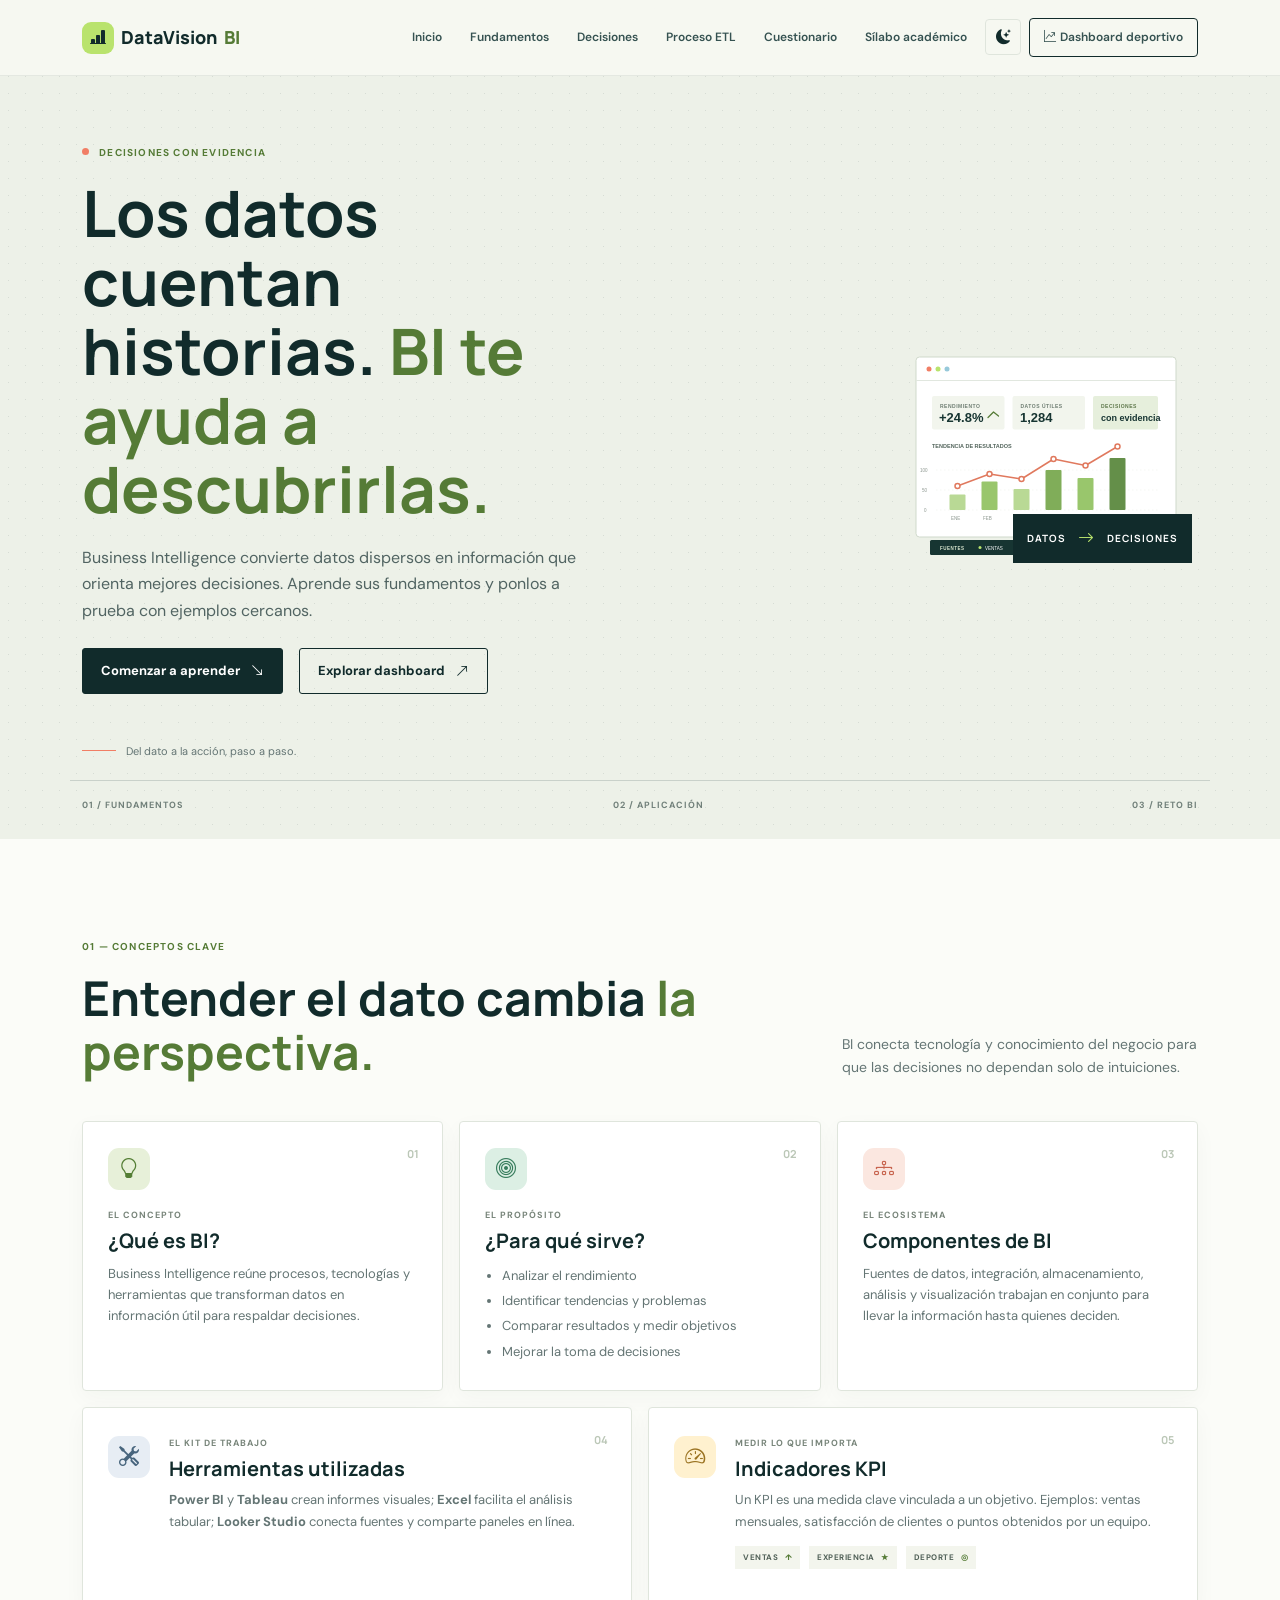
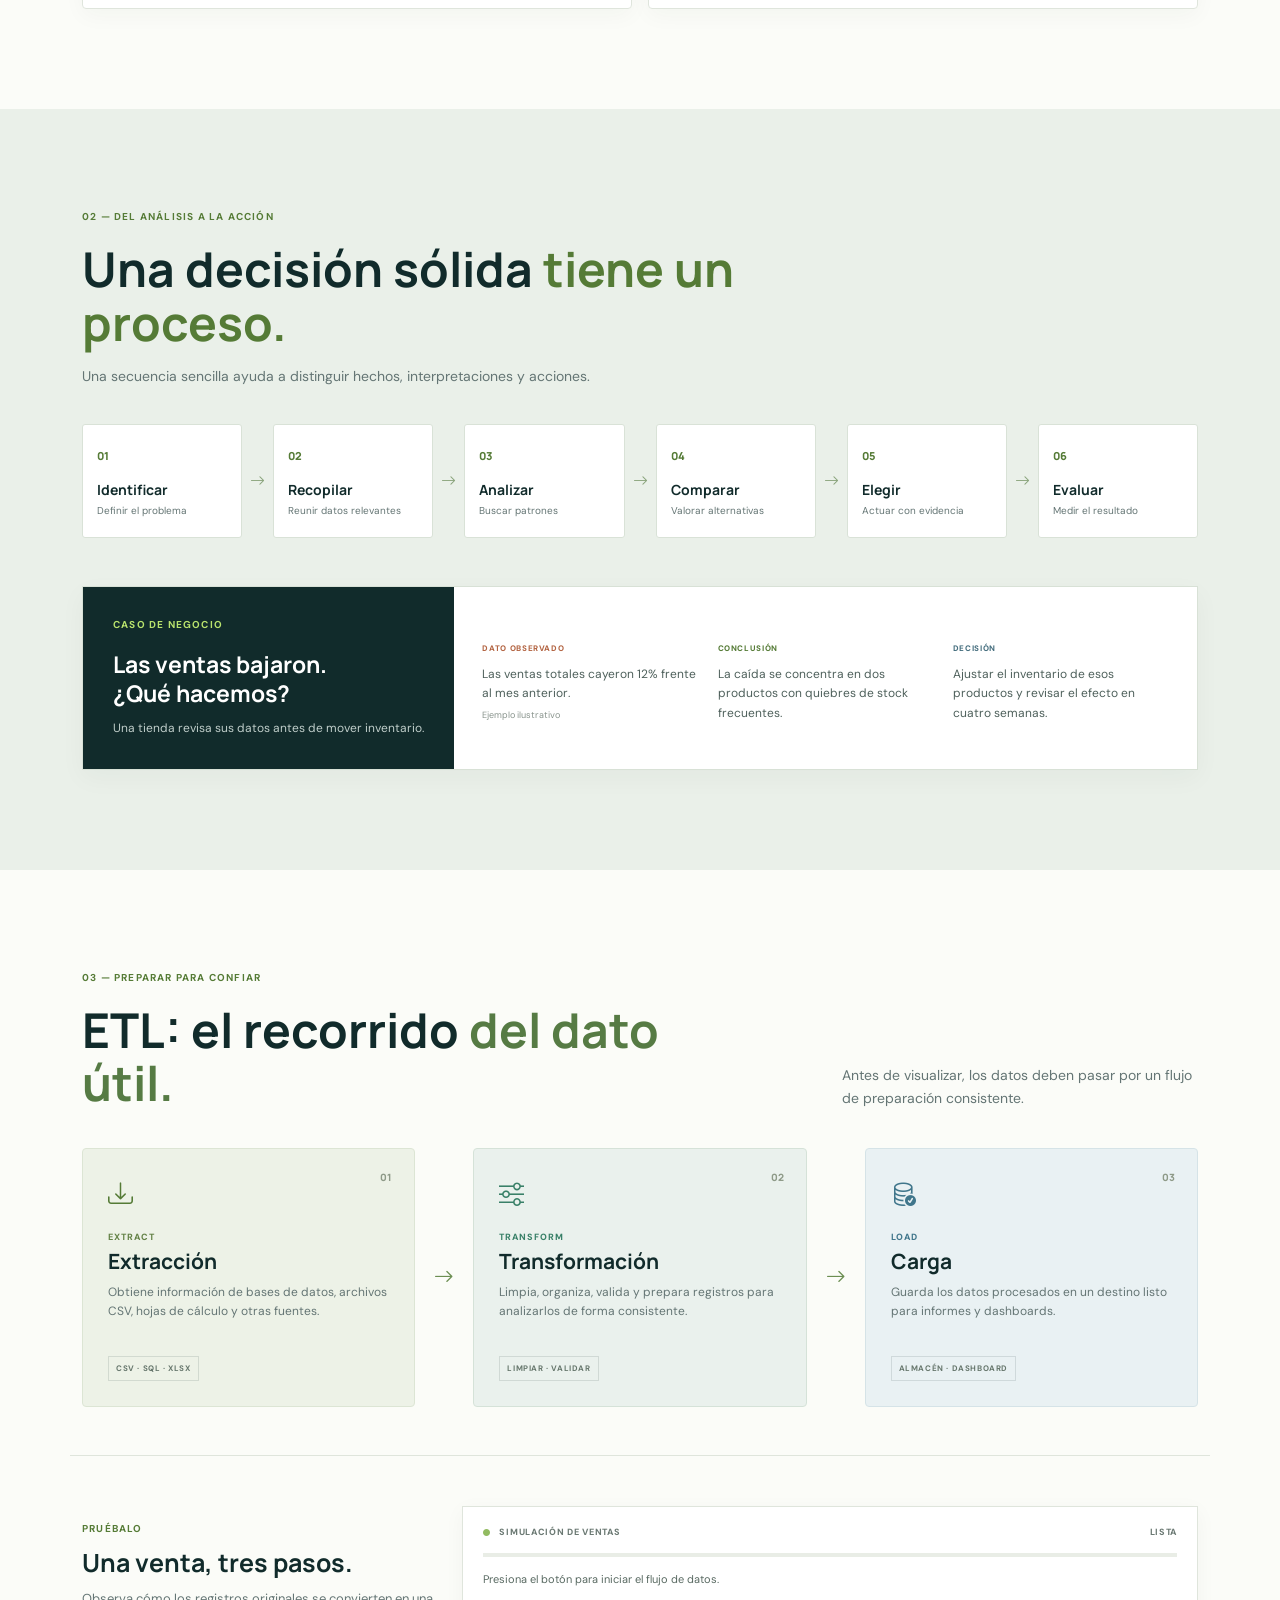
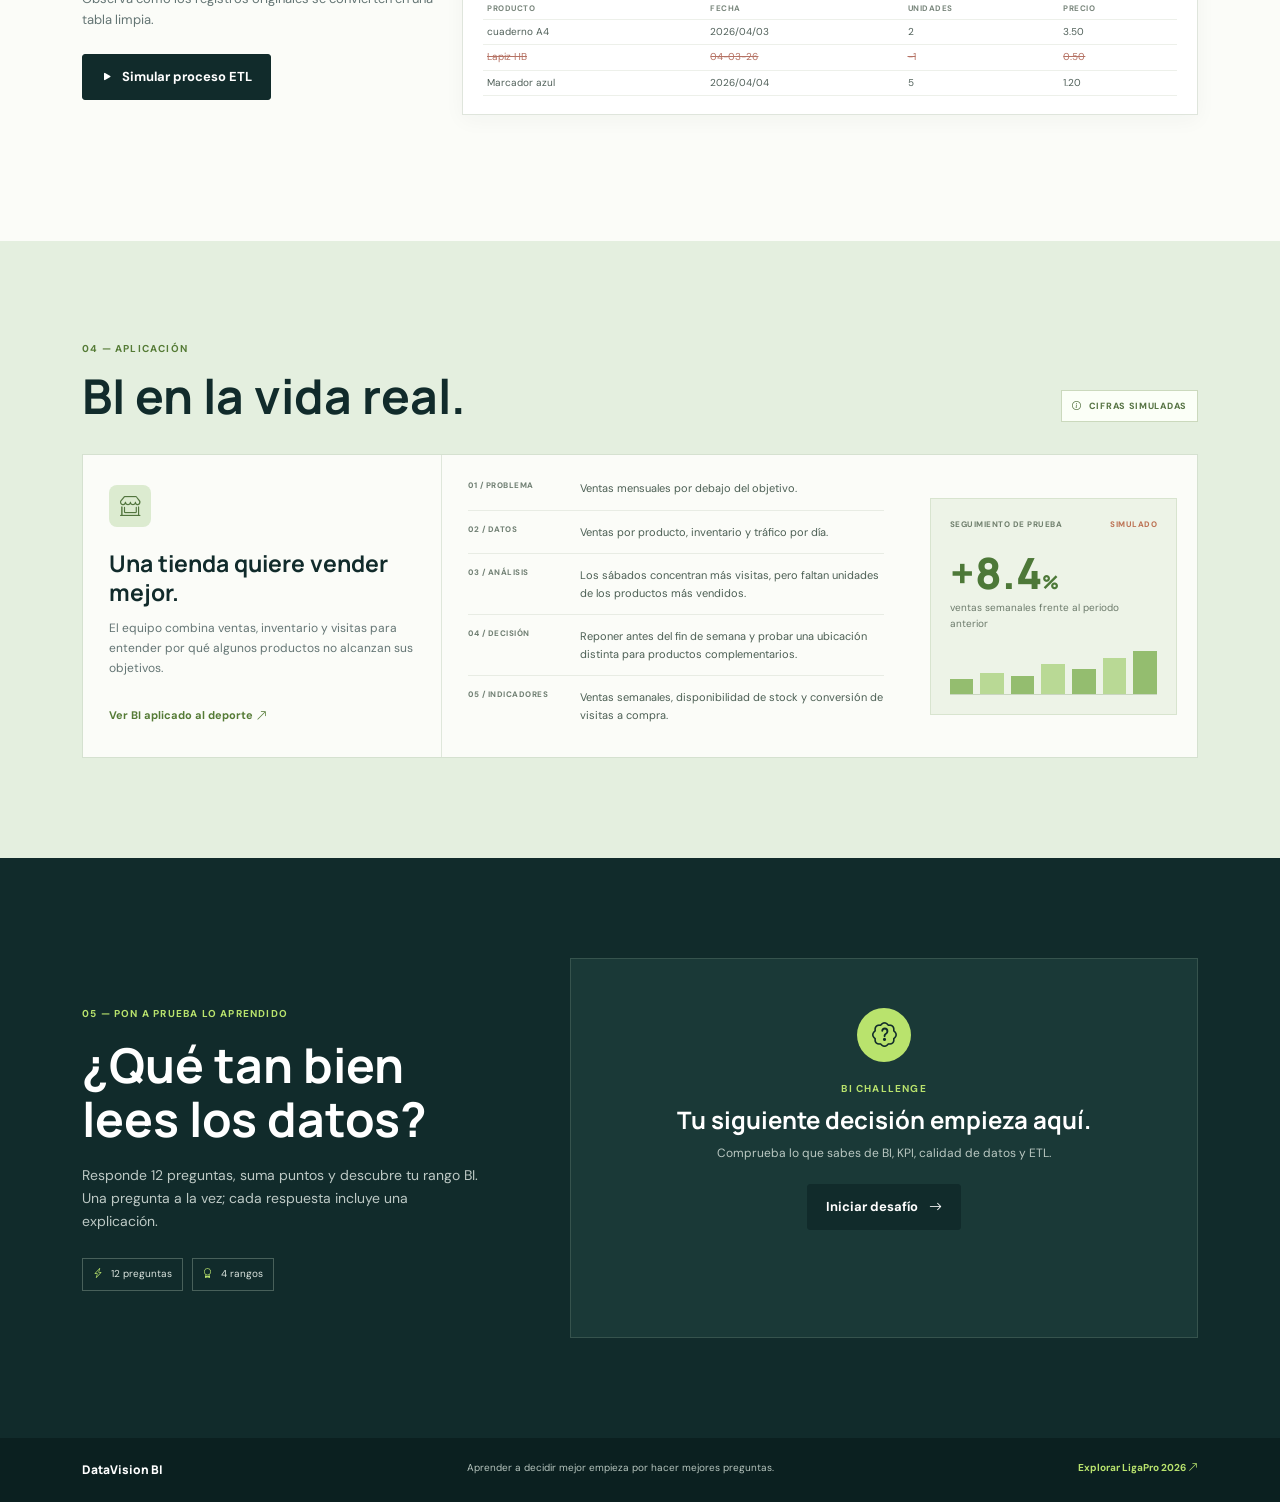
<file: index.html>
<!doctype html>
<html lang="es">
<head>
  <meta charset="utf-8">
  <meta name="viewport" content="width=device-width, initial-scale=1">
  <meta name="description" content="Aprende fundamentos de Business Intelligence con ejemplos prácticos y un reto interactivo.">
  <title>DataVision BI | Aprende a leer los datos</title>
  <link rel="preconnect" href="https://cdn.jsdelivr.net">
  <link href="https://cdn.jsdelivr.net/npm/bootstrap@5.3.3/dist/css/bootstrap.min.css" rel="stylesheet">
  <link href="https://cdn.jsdelivr.net/npm/bootstrap-icons@1.11.3/font/bootstrap-icons.min.css" rel="stylesheet">
  <link href="css/styles.css" rel="stylesheet">
</head>
<body>
  <nav class="navbar navbar-expand-lg fixed-top site-nav" aria-label="Navegación principal">
    <div class="container">
      <a class="navbar-brand brand-mark" href="#inicio"><span class="brand-icon"><i class="bi bi-bar-chart-line-fill"></i></span>DataVision <span>BI</span></a>
      <button class="navbar-toggler" type="button" data-bs-toggle="collapse" data-bs-target="#mainNav" aria-controls="mainNav" aria-expanded="false" aria-label="Abrir menú"><span class="navbar-toggler-icon"></span></button>
      <div class="collapse navbar-collapse" id="mainNav">
        <ul class="navbar-nav ms-auto align-items-lg-center gap-lg-2">
          <li class="nav-item"><a class="nav-link" href="#inicio">Inicio</a></li>
          <li class="nav-item"><a class="nav-link" href="#fundamentos">Fundamentos</a></li>
          <li class="nav-item"><a class="nav-link" href="#decisiones">Decisiones</a></li>
          <li class="nav-item"><a class="nav-link" href="#etl">Proceso ETL</a></li>
          <li class="nav-item"><a class="nav-link" href="#challenge">Cuestionario</a></li>
          <li class="nav-item"><a class="nav-link" href="silabo.html">Sílabo académico</a></li>
          <li class="nav-item"><button class="theme-toggle nav-link" id="theme-toggle" type="button" aria-label="Cambiar a tema oscuro" title="Cambiar a tema oscuro" aria-pressed="false"><i class="bi bi-moon-stars-fill" aria-hidden="true"></i></button></li>
          <li class="nav-item"><a class="nav-link nav-dashboard" href="dashboard.html"><i class="bi bi-graph-up-arrow me-1"></i>Dashboard deportivo</a></li>
        </ul>
      </div>
    </div>
  </nav>

  <main>
    <section class="hero-section" id="inicio">
      <div class="container hero-grid">
        <div class="hero-copy">
          <p class="eyebrow"><span class="eyebrow-dot"></span> DECISIONES CON EVIDENCIA</p>
          <h1>Los datos cuentan historias. <em>BI te ayuda a descubrirlas.</em></h1>
          <p class="hero-lede">Business Intelligence convierte datos dispersos en información que orienta mejores decisiones. Aprende sus fundamentos y ponlos a prueba con ejemplos cercanos.</p>
          <div class="d-flex flex-wrap gap-3 mt-4">
            <a class="btn btn-ink btn-lg" href="#fundamentos">Comenzar a aprender <i class="bi bi-arrow-down-right ms-2"></i></a>
            <a class="btn btn-outline-ink btn-lg" href="dashboard.html">Explorar dashboard <i class="bi bi-arrow-up-right ms-2"></i></a>
          </div>
          <div class="hero-footnote"><span class="hero-footnote-line"></span> Del dato a la acción, paso a paso.</div>
        </div>
        <div class="hero-visual" aria-label="Ilustración de análisis de datos con indicadores y gráfico de tendencia" role="img">
          <img src="img/hero-data.svg" alt="Gráfico de barras y línea ascendente acompañados de indicadores de rendimiento">
          <div class="hero-stamp"><span>DATOS</span><i class="bi bi-arrow-right"></i><span>DECISIONES</span></div>
        </div>
      </div>
      <div class="hero-bottom container"><span>01 / FUNDAMENTOS</span><span>02 / APLICACIÓN</span><span>03 / RETO BI</span></div>
    </section>

    <section class="section-pad fundamentals-section" id="fundamentos">
      <div class="container">
        <div class="section-heading row align-items-end gy-3">
          <div class="col-lg-7"><p class="eyebrow">01 — CONCEPTOS CLAVE</p><h2>Entender el dato cambia <span>la perspectiva.</span></h2></div>
          <p class="col-lg-4 offset-lg-1 section-intro">BI conecta tecnología y conocimiento del negocio para que las decisiones no dependan solo de intuiciones.</p>
        </div>
        <div class="row g-3 fundamentals-grid">
          <article class="col-md-6 col-lg-4"><div class="learning-card card-tall"><span class="card-icon"><i class="bi bi-lightbulb"></i></span><p class="card-kicker">EL CONCEPTO</p><h3>¿Qué es BI?</h3><p>Business Intelligence reúne procesos, tecnologías y herramientas que transforman datos en información útil para respaldar decisiones.</p><span class="card-index">01</span></div></article>
          <article class="col-md-6 col-lg-4"><div class="learning-card"><span class="card-icon icon-green"><i class="bi bi-bullseye"></i></span><p class="card-kicker">EL PROPÓSITO</p><h3>¿Para qué sirve?</h3><ul class="compact-list"><li>Analizar el rendimiento</li><li>Identificar tendencias y problemas</li><li>Comparar resultados y medir objetivos</li><li>Mejorar la toma de decisiones</li></ul><span class="card-index">02</span></div></article>
          <article class="col-md-6 col-lg-4"><div class="learning-card"><span class="card-icon icon-coral"><i class="bi bi-diagram-3"></i></span><p class="card-kicker">EL ECOSISTEMA</p><h3>Componentes de BI</h3><p>Fuentes de datos, integración, almacenamiento, análisis y visualización trabajan en conjunto para llevar la información hasta quienes deciden.</p><span class="card-index">03</span></div></article>
          <article class="col-md-6 col-lg-6"><div class="learning-card learning-card-wide"><span class="card-icon icon-lilac"><i class="bi bi-tools"></i></span><div><p class="card-kicker">EL KIT DE TRABAJO</p><h3>Herramientas utilizadas</h3><p><strong>Power BI</strong> y <strong>Tableau</strong> crean informes visuales; <strong>Excel</strong> facilita el análisis tabular; <strong>Looker Studio</strong> conecta fuentes y comparte paneles en línea.</p></div><span class="card-index">04</span></div></article>
          <article class="col-md-6 col-lg-6"><div class="learning-card learning-card-wide kpi-card"><span class="card-icon icon-yellow"><i class="bi bi-speedometer2"></i></span><div><p class="card-kicker">MEDIR LO QUE IMPORTA</p><h3>Indicadores KPI</h3><p>Un KPI es una medida clave vinculada a un objetivo. Ejemplos: ventas mensuales, satisfacción de clientes o puntos obtenidos por un equipo.</p><div class="kpi-examples"><span>VENTAS <b>↑</b></span><span>EXPERIENCIA <b>★</b></span><span>DEPORTE <b>◎</b></span></div></div><span class="card-index">05</span></div></article>
        </div>
      </div>
    </section>

    <section class="section-pad decision-section" id="decisiones">
      <div class="container">
        <div class="section-heading"><p class="eyebrow">02 — DEL ANÁLISIS A LA ACCIÓN</p><h2>Una decisión sólida <span>tiene un proceso.</span></h2><p class="section-intro mt-3">Una secuencia sencilla ayuda a distinguir hechos, interpretaciones y acciones.</p></div>
        <div class="decision-steps" aria-label="Seis etapas para tomar una decisión informada">
          <div class="decision-step"><span>01</span><h3>Identificar</h3><p>Definir el problema</p></div><div class="step-connector"><i class="bi bi-arrow-right"></i></div>
          <div class="decision-step"><span>02</span><h3>Recopilar</h3><p>Reunir datos relevantes</p></div><div class="step-connector"><i class="bi bi-arrow-right"></i></div>
          <div class="decision-step"><span>03</span><h3>Analizar</h3><p>Buscar patrones</p></div><div class="step-connector"><i class="bi bi-arrow-right"></i></div>
          <div class="decision-step"><span>04</span><h3>Comparar</h3><p>Valorar alternativas</p></div><div class="step-connector"><i class="bi bi-arrow-right"></i></div>
          <div class="decision-step"><span>05</span><h3>Elegir</h3><p>Actuar con evidencia</p></div><div class="step-connector"><i class="bi bi-arrow-right"></i></div>
          <div class="decision-step"><span>06</span><h3>Evaluar</h3><p>Medir el resultado</p></div>
        </div>
        <div class="example-panel row g-0">
          <div class="col-lg-4 example-title"><p class="eyebrow">CASO DE NEGOCIO</p><h3>Las ventas bajaron.<br>¿Qué hacemos?</h3><p>Una tienda revisa sus datos antes de mover inventario.</p></div>
          <div class="col-lg-8 example-details">
            <div><span class="evidence-label label-observed">DATO OBSERVADO</span><p>Las ventas totales cayeron 12% frente al mes anterior. <small>Ejemplo ilustrativo</small></p></div>
            <div><span class="evidence-label label-insight">CONCLUSIÓN</span><p>La caída se concentra en dos productos con quiebres de stock frecuentes.</p></div>
            <div><span class="evidence-label label-action">DECISIÓN</span><p>Ajustar el inventario de esos productos y revisar el efecto en cuatro semanas.</p></div>
          </div>
        </div>
      </div>
    </section>

    <section class="section-pad etl-section" id="etl">
      <div class="container">
        <div class="section-heading row align-items-end gy-3"><div class="col-lg-7"><p class="eyebrow">03 — PREPARAR PARA CONFIAR</p><h2>ETL: el recorrido <span>del dato útil.</span></h2></div><p class="col-lg-4 offset-lg-1 section-intro">Antes de visualizar, los datos deben pasar por un flujo de preparación consistente.</p></div>
        <div class="etl-flow">
          <article class="etl-block"><span class="etl-number">01</span><i class="bi bi-download etl-icon"></i><p class="etl-word">EXTRACT</p><h3>Extracción</h3><p>Obtiene información de bases de datos, archivos CSV, hojas de cálculo y otras fuentes.</p><div class="etl-source">CSV · SQL · XLSX</div></article>
          <div class="etl-arrow"><i class="bi bi-arrow-right"></i></div>
          <article class="etl-block etl-transform"><span class="etl-number">02</span><i class="bi bi-sliders etl-icon"></i><p class="etl-word">TRANSFORM</p><h3>Transformación</h3><p>Limpia, organiza, valida y prepara registros para analizarlos de forma consistente.</p><div class="etl-source">LIMPIAR · VALIDAR</div></article>
          <div class="etl-arrow"><i class="bi bi-arrow-right"></i></div>
          <article class="etl-block etl-load"><span class="etl-number">03</span><i class="bi bi-database-check etl-icon"></i><p class="etl-word">LOAD</p><h3>Carga</h3><p>Guarda los datos procesados en un destino listo para informes y dashboards.</p><div class="etl-source">ALMACÉN · DASHBOARD</div></article>
        </div>
        <div class="etl-demo row align-items-center g-4">
          <div class="col-lg-4"><p class="eyebrow">PRUÉBALO</p><h3>Una venta, tres pasos.</h3><p class="mb-0">Observa cómo los registros originales se convierten en una tabla limpia.</p><button class="btn btn-ink mt-4" id="run-etl"><i class="bi bi-play-fill me-2"></i>Simular proceso ETL</button></div>
          <div class="col-lg-8"><div class="etl-console" aria-live="polite"><div class="console-top"><span><i class="bi bi-circle-fill"></i> SIMULACIÓN DE VENTAS</span><span id="etl-state">LISTA</span></div><div class="progress etl-progress" role="progressbar" aria-label="Progreso del proceso ETL" aria-valuenow="0" aria-valuemin="0" aria-valuemax="100"><div class="progress-bar" id="etl-progress"></div></div><div class="etl-message" id="etl-message">Presiona el botón para iniciar el flujo de datos.</div><div class="table-responsive"><table class="table table-sm etl-table mb-0"><thead><tr><th>Producto</th><th>Fecha</th><th>Unidades</th><th>Precio</th></tr></thead><tbody id="etl-rows"><tr><td> cuaderno A4 </td><td>2026/04/03</td><td>2</td><td>3.50</td></tr><tr class="raw-invalid"><td>Lapiz HB</td><td>04-03-26</td><td>-1</td><td>0.50</td></tr><tr><td>Marcador azul</td><td>2026/04/04</td><td>5</td><td>1.20</td></tr></tbody></table></div></div></div>
        </div>
      </div>
    </section>

    <section class="section-pad real-life-section" id="caso">
      <div class="container">
        <div class="real-life-header"><div><p class="eyebrow">04 — APLICACIÓN</p><h2>BI en la vida real.</h2></div><span class="simulation-tag"><i class="bi bi-info-circle"></i> CIFRAS SIMULADAS</span></div>
        <div class="real-life-grid">
          <div class="real-life-lead"><span class="store-mark"><i class="bi bi-shop-window"></i></span><h3>Una tienda quiere vender mejor.</h3><p>El equipo combina ventas, inventario y visitas para entender por qué algunos productos no alcanzan sus objetivos.</p><a href="dashboard.html" class="text-link">Ver BI aplicado al deporte <i class="bi bi-arrow-up-right"></i></a></div>
          <div class="real-life-facts"><div><span>01 / PROBLEMA</span><p>Ventas mensuales por debajo del objetivo.</p></div><div><span>02 / DATOS</span><p>Ventas por producto, inventario y tráfico por día.</p></div><div><span>03 / ANÁLISIS</span><p>Los sábados concentran más visitas, pero faltan unidades de los productos más vendidos.</p></div><div><span>04 / DECISIÓN</span><p>Reponer antes del fin de semana y probar una ubicación distinta para productos complementarios.</p></div><div><span>05 / INDICADORES</span><p>Ventas semanales, disponibilidad de stock y conversión de visitas a compra.</p></div></div>
          <div class="metric-illustration"><div class="metric-caption">SEGUIMIENTO DE PRUEBA <span>SIMULADO</span></div><div class="metric-value">+8.4<small>%</small></div><p>ventas semanales frente al periodo anterior</p><div class="metric-bars" aria-hidden="true"><i style="--bar:34%"></i><i style="--bar:48%"></i><i style="--bar:42%"></i><i style="--bar:68%"></i><i style="--bar:58%"></i><i style="--bar:82%"></i><i style="--bar:100%"></i></div></div>
        </div>
      </div>
    </section>

    <section class="section-pad quiz-section" id="challenge">
      <div class="container quiz-layout">
        <div class="quiz-intro"><p class="eyebrow">05 — PON A PRUEBA LO APRENDIDO</p><h2>¿Qué tan bien lees los datos?</h2><p>Responde 12 preguntas, suma puntos y descubre tu rango BI. Una pregunta a la vez; cada respuesta incluye una explicación.</p><div class="quiz-badges"><span><i class="bi bi-lightning-charge"></i> 12 preguntas</span><span><i class="bi bi-award"></i> 4 rangos</span></div></div>
        <div class="quiz-box" id="quiz-box" aria-live="polite">
          <div class="quiz-start" id="quiz-start"><div class="quiz-emblem"><i class="bi bi-patch-question"></i></div><p class="eyebrow">BI CHALLENGE</p><h3>Tu siguiente decisión empieza aquí.</h3><p>Comprueba lo que sabes de BI, KPI, calidad de datos y ETL.</p><button class="btn btn-ink" id="start-quiz">Iniciar desafío <i class="bi bi-arrow-right ms-2"></i></button></div>
          <div class="quiz-game d-none" id="quiz-game"><div class="quiz-meta"><span id="quiz-counter">PREGUNTA 1 / 12</span><span id="quiz-score">0 PUNTOS</span></div><div class="progress quiz-progress"><div class="progress-bar" id="quiz-progress"></div></div><h3 id="quiz-question"></h3><div class="quiz-options" id="quiz-options"></div><div class="quiz-feedback d-none" id="quiz-feedback" aria-live="polite"></div><button class="btn btn-ink d-none" id="next-question">Siguiente pregunta <i class="bi bi-arrow-right ms-2"></i></button></div>
          <div class="quiz-result d-none" id="quiz-result" aria-live="polite"></div>
        </div>
      </div>
    </section>
  </main>

  <footer class="site-footer"><div class="container d-flex flex-column flex-md-row justify-content-between gap-2"><a class="footer-brand" href="#inicio">DataVision BI</a><span>Aprender a decidir mejor empieza por hacer mejores preguntas.</span><a href="dashboard.html">Explorar LigaPro 2026 <i class="bi bi-arrow-up-right"></i></a></div></footer>
  <script src="https://cdn.jsdelivr.net/npm/bootstrap@5.3.3/dist/js/bootstrap.bundle.min.js"></script>
  <script src="js/main.js"></script>
  <script src="js/quiz.js"></script>
</body>
</html>
</file>
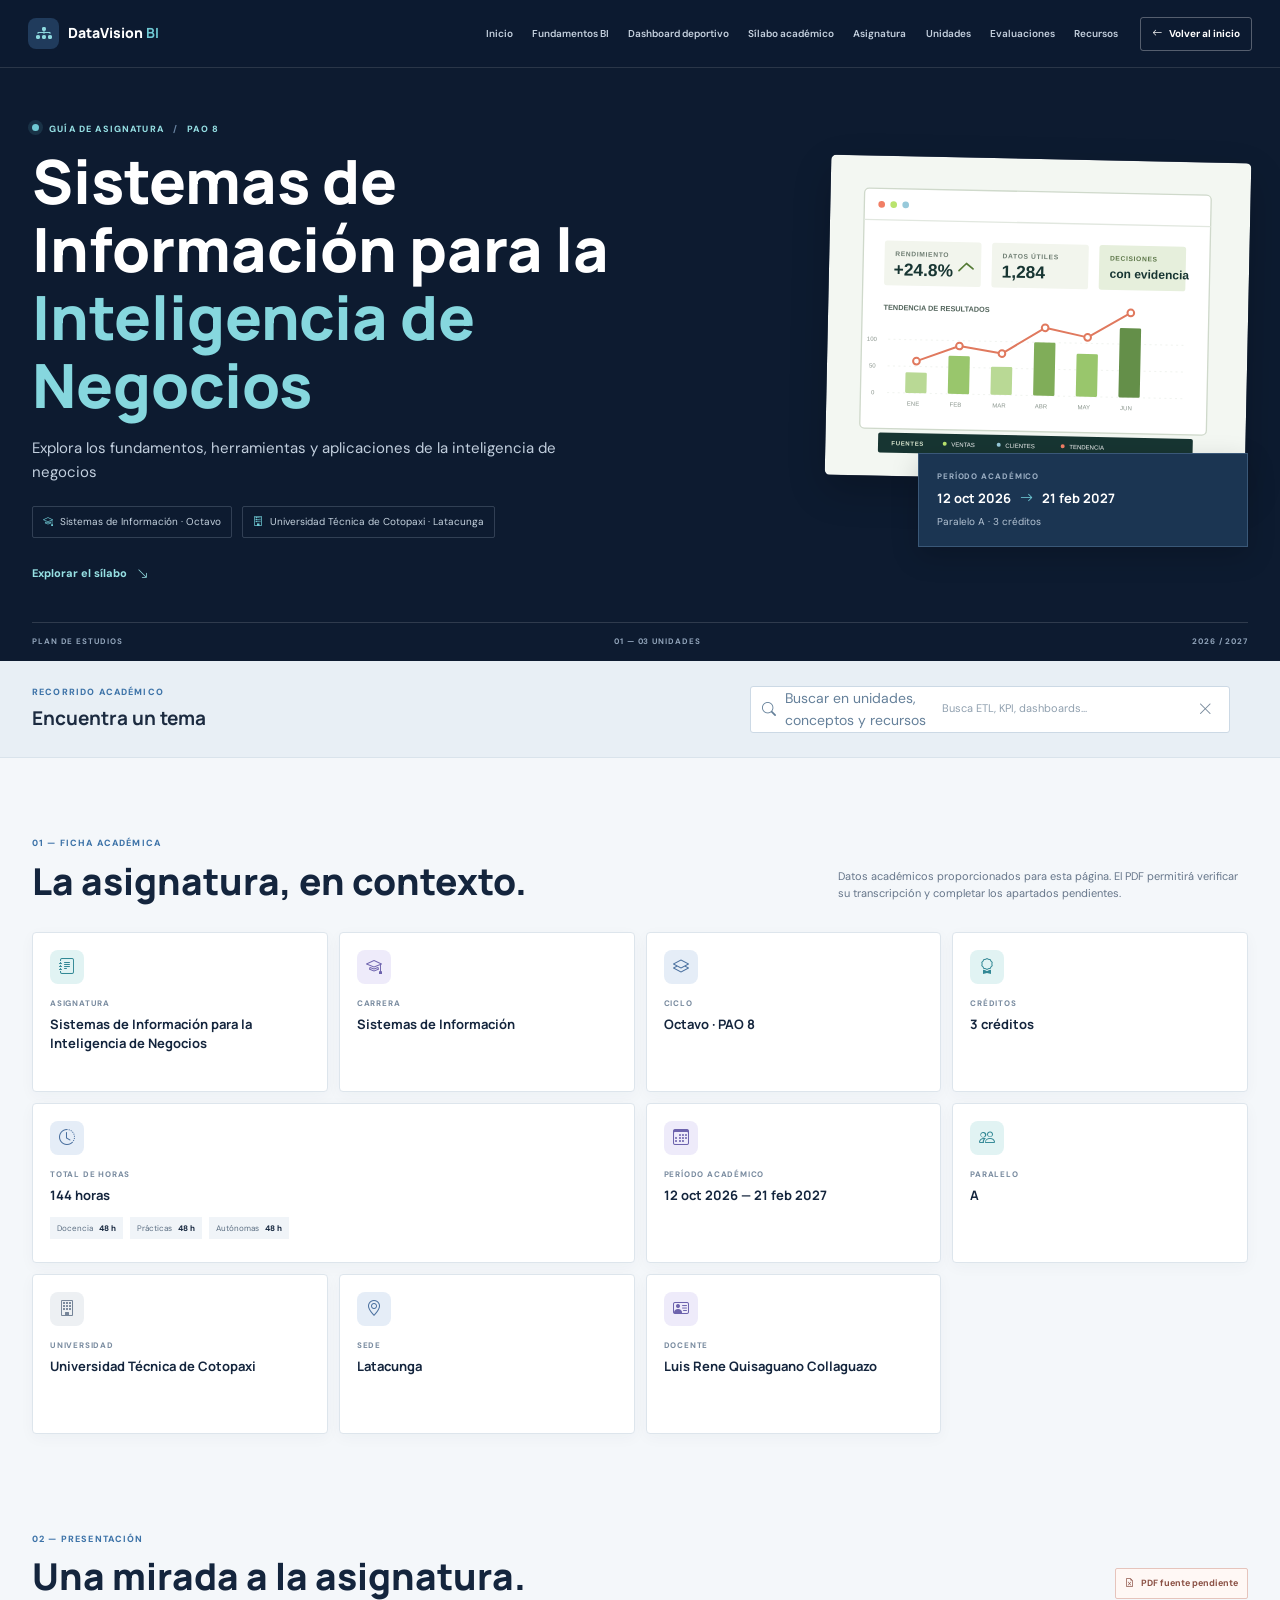
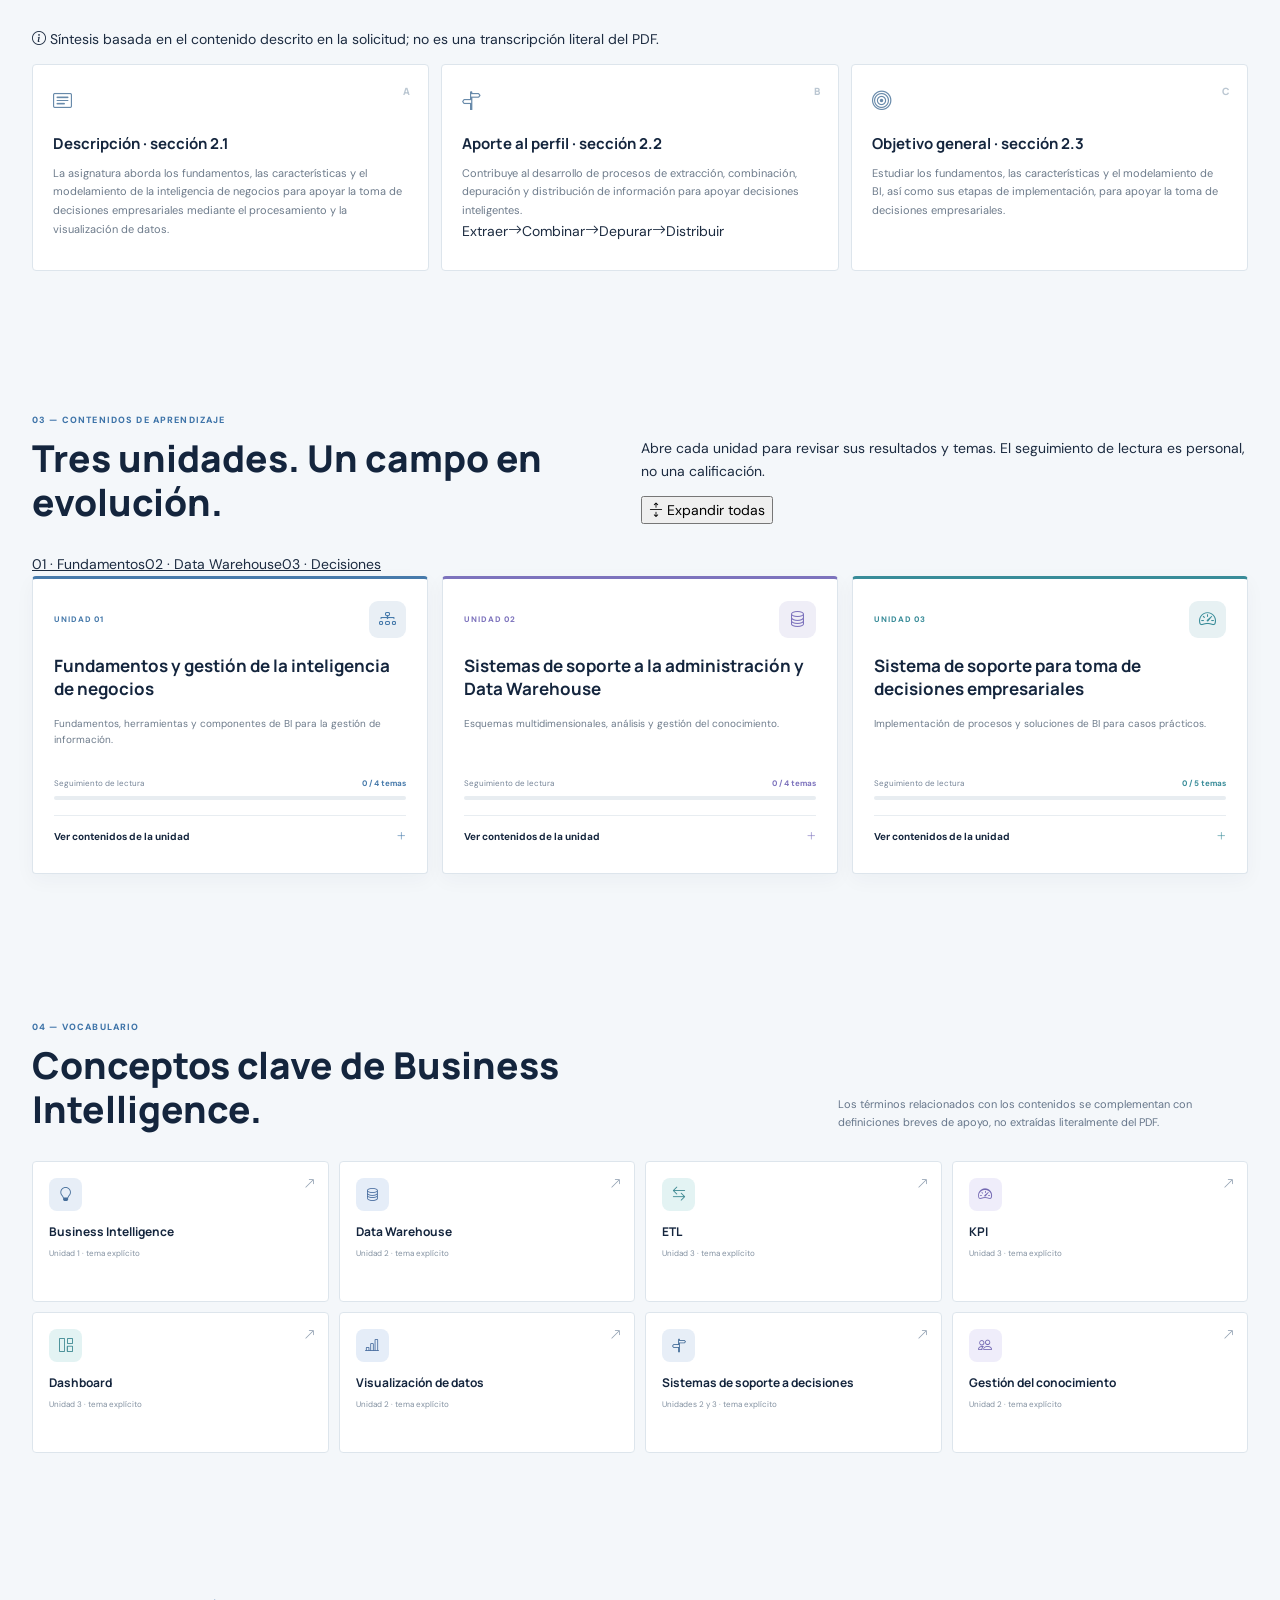
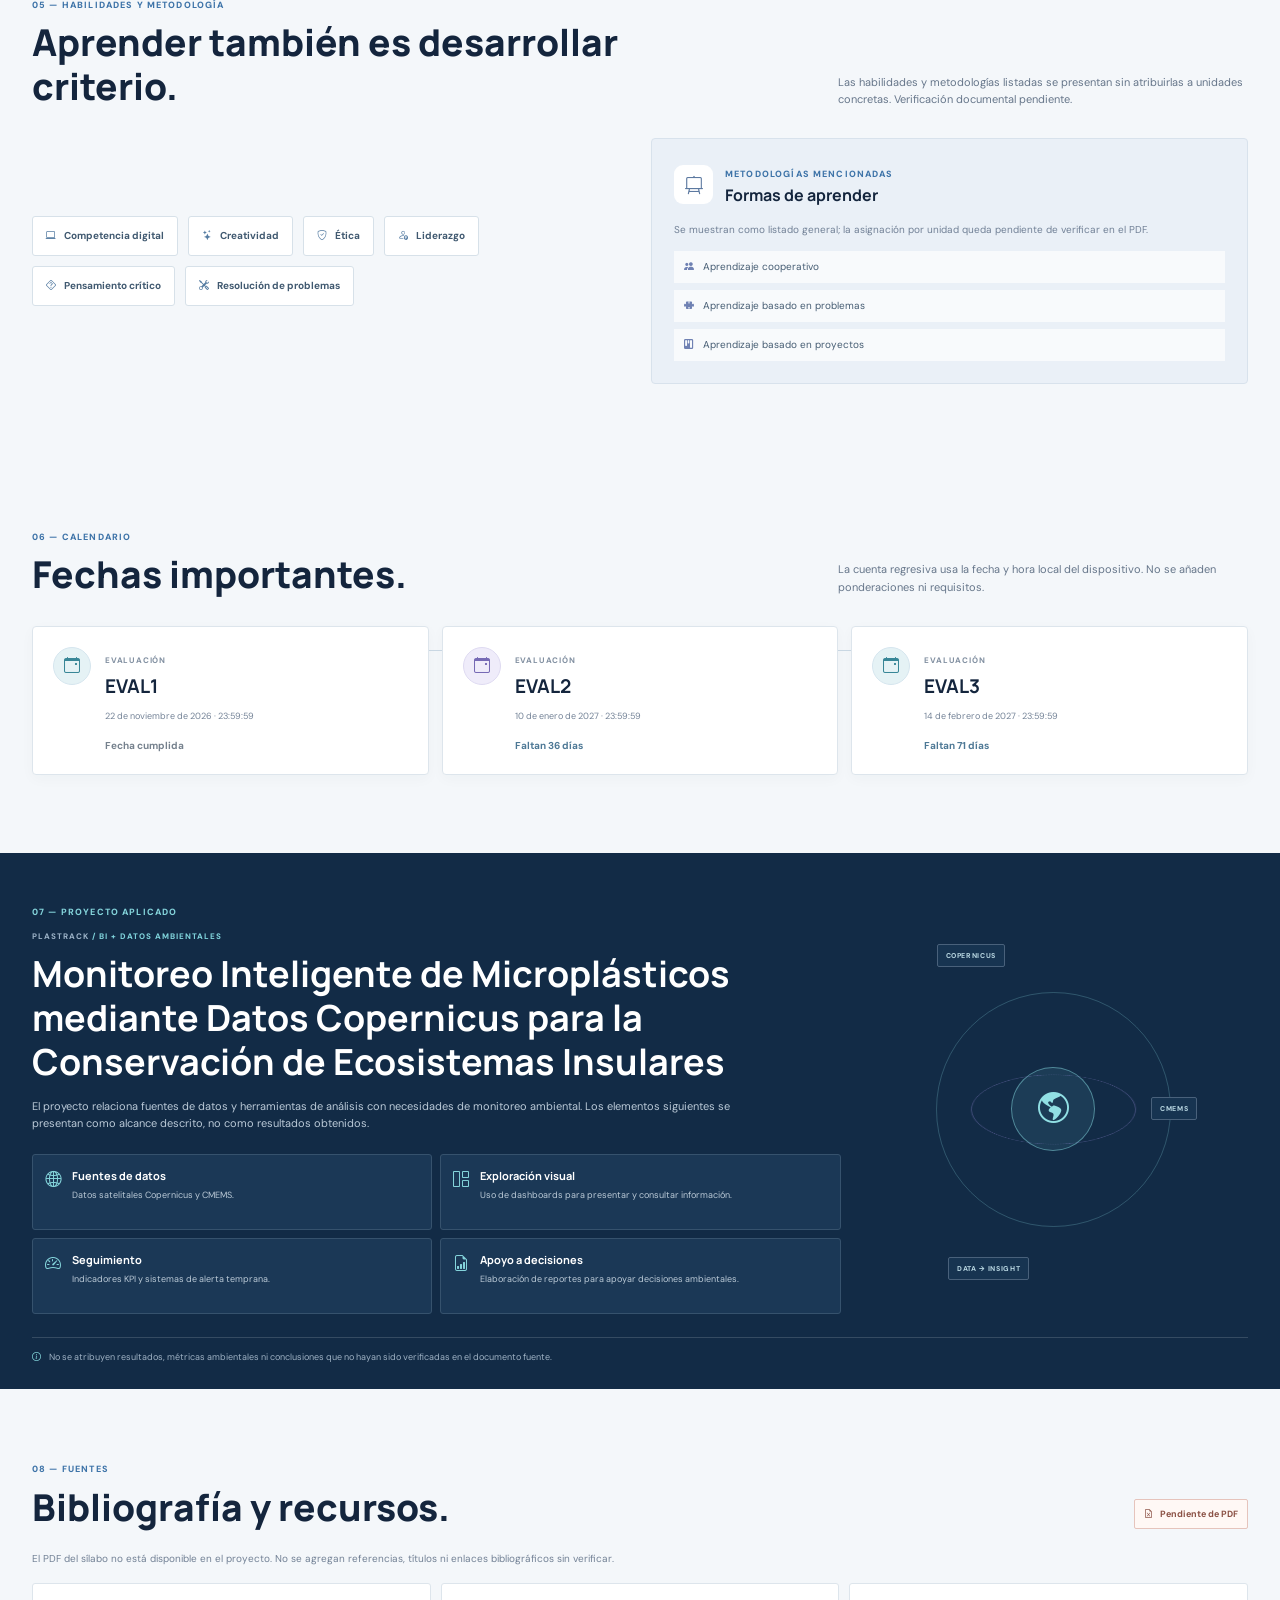
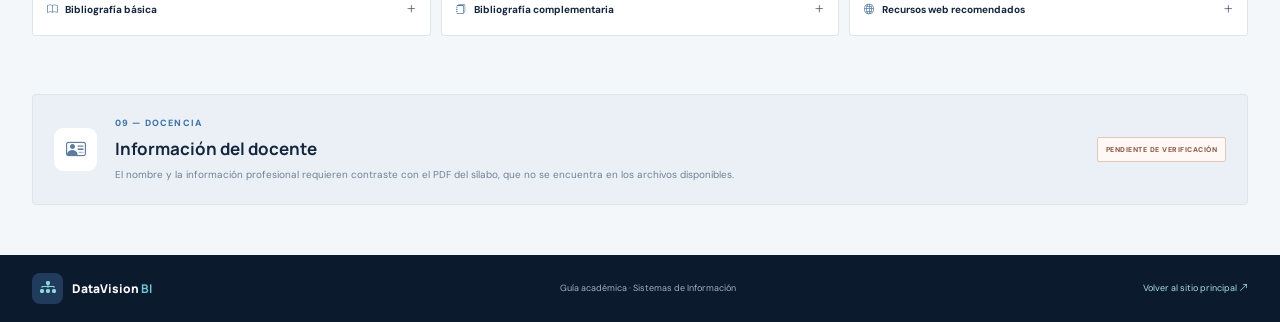
<file: silabo.html>
<!doctype html>
<html lang="es">
<head>
  <meta charset="utf-8">
  <meta name="viewport" content="width=device-width, initial-scale=1">
  <meta name="description" content="Explora el sílabo de Sistemas de Información para la Inteligencia de Negocios: unidades, conceptos y evaluaciones.">
  <title>Sílabo | Sistemas de Información para la Inteligencia de Negocios</title>
  <link rel="preconnect" href="https://cdn.jsdelivr.net">
  <link rel="preconnect" href="https://fonts.googleapis.com">
  <link rel="preconnect" href="https://fonts.gstatic.com" crossorigin>
  <link href="https://fonts.googleapis.com/css2?family=DM+Sans:wght@400;500;600;700&family=Manrope:wght@400;500;600;700;800&display=swap" rel="stylesheet">
  <link href="https://cdn.jsdelivr.net/npm/bootstrap-icons@1.11.3/font/bootstrap-icons.min.css" rel="stylesheet">
  <link href="css/silabo.css" rel="stylesheet">
</head>
<body>
  <a class="skip-link" href="#contenido">Saltar al contenido</a>
  <header class="syllabus-header" id="arriba">
    <nav class="syllabus-nav" aria-label="Navegación del sílabo">
      <a class="syllabus-brand" href="index.html" aria-label="DataVision BI, volver al inicio"><span class="brand-symbol"><i class="bi bi-diagram-3-fill"></i></span><span>DataVision <b>BI</b></span></a>
      <button class="menu-toggle" id="menu-toggle" type="button" aria-expanded="false" aria-controls="nav-links" aria-label="Abrir navegación"><i class="bi bi-list" aria-hidden="true"></i></button>
      <div class="nav-links" id="nav-links">
        <a href="index.html">Inicio</a><a href="index.html#fundamentos">Fundamentos BI</a><a href="dashboard.html">Dashboard deportivo</a><a href="#datos" aria-current="location">Sílabo académico</a><a href="#presentacion">Asignatura</a><a href="#unidades">Unidades</a><a href="#evaluaciones">Evaluaciones</a><a href="#recursos">Recursos</a>
      </div>
      <a class="back-home" href="index.html"><i class="bi bi-arrow-left" aria-hidden="true"></i><span>Volver al inicio</span></a>
    </nav>
    <section class="syllabus-hero">
      <div class="hero-copy">
        <p class="overline"><span class="status-dot"></span> GUÍA DE ASIGNATURA <span class="overline-divider">/</span> PAO 8</p>
        <h1>Sistemas de Información para la <em>Inteligencia de Negocios</em></h1>
        <p class="hero-subtitle">Explora los fundamentos, herramientas y aplicaciones de la inteligencia de negocios</p>
        <div class="hero-meta"><span><i class="bi bi-mortarboard" aria-hidden="true"></i> Sistemas de Información · Octavo</span><span><i class="bi bi-building" aria-hidden="true"></i> Universidad Técnica de Cotopaxi · Latacunga</span></div>
        <a class="hero-link" href="#datos">Explorar el sílabo <i class="bi bi-arrow-down-right" aria-hidden="true"></i></a>
      </div>
      <aside class="hero-side" aria-label="Resumen del período académico">
        <div class="hero-art"><img src="img/hero-data.svg" alt="Ilustración de indicadores, gráficos y análisis de datos"></div>
        <div class="hero-period"><span>PERÍODO ACADÉMICO</span><strong>12 oct 2026 <i class="bi bi-arrow-right" aria-hidden="true"></i> 21 feb 2027</strong><small>Paralelo A · 3 créditos</small></div>
      </aside>
    </section>
    <div class="hero-ruler" aria-hidden="true"><span>PLAN DE ESTUDIOS</span><span>01 — 03 UNIDADES</span><span>2026 / 2027</span></div>
  </header>

  <main id="contenido">
    <section class="search-band" aria-label="Buscar en el sílabo">
      <div class="search-inner"><div><p class="overline">RECORRIDO ACADÉMICO</p><h2>Encuentra un tema</h2></div><label class="search-box"><i class="bi bi-search" aria-hidden="true"></i><span class="visually-hidden">Buscar en unidades, conceptos y recursos</span><input id="syllabus-search" type="search" placeholder="Busca ETL, KPI, dashboards..." autocomplete="off"><button id="clear-search" class="clear-search" type="button" aria-label="Limpiar búsqueda" title="Limpiar búsqueda"><i class="bi bi-x-lg" aria-hidden="true"></i></button></label><p class="search-count" id="search-count" aria-live="polite"></p></div>
      <p class="search-empty" id="search-empty" hidden>No se encontraron contenidos con esa búsqueda. Prueba con otro término.</p>
    </section>

    <section class="content-section academic-section" id="datos">
      <div class="section-heading"><div><p class="overline">01 — FICHA ACADÉMICA</p><h2>La asignatura, en contexto.</h2></div><p>Datos académicos proporcionados para esta página. El PDF permitirá verificar su transcripción y completar los apartados pendientes.</p></div>
      <div class="academic-grid">
        <article class="academic-card searchable"><span class="academic-icon icon-cyan"><i class="bi bi-journal-text" aria-hidden="true"></i></span><span class="academic-label">ASIGNATURA</span><strong>Sistemas de Información para la Inteligencia de Negocios</strong></article>
        <article class="academic-card searchable"><span class="academic-icon icon-violet"><i class="bi bi-mortarboard" aria-hidden="true"></i></span><span class="academic-label">CARRERA</span><strong>Sistemas de Información</strong></article>
        <article class="academic-card searchable"><span class="academic-icon icon-blue"><i class="bi bi-layers" aria-hidden="true"></i></span><span class="academic-label">CICLO</span><strong>Octavo · PAO 8</strong></article>
        <article class="academic-card searchable"><span class="academic-icon icon-cyan"><i class="bi bi-award" aria-hidden="true"></i></span><span class="academic-label">CRÉDITOS</span><strong>3 créditos</strong></article>
        <article class="academic-card hours-card searchable"><span class="academic-icon icon-blue"><i class="bi bi-clock-history" aria-hidden="true"></i></span><span class="academic-label">TOTAL DE HORAS</span><strong>144 horas</strong><div class="hour-breakdown"><span>Docencia <b>48 h</b></span><span>Prácticas <b>48 h</b></span><span>Autónomas <b>48 h</b></span></div></article>
        <article class="academic-card searchable"><span class="academic-icon icon-violet"><i class="bi bi-calendar3" aria-hidden="true"></i></span><span class="academic-label">PERÍODO ACADÉMICO</span><strong>12 oct 2026 — 21 feb 2027</strong></article>
        <article class="academic-card searchable"><span class="academic-icon icon-cyan"><i class="bi bi-people" aria-hidden="true"></i></span><span class="academic-label">PARALELO</span><strong>A</strong></article>
        <article class="academic-card searchable"><span class="academic-icon icon-muted"><i class="bi bi-building" aria-hidden="true"></i></span><span class="academic-label">UNIVERSIDAD</span><strong>Universidad Técnica de Cotopaxi</strong></article>
        <article class="academic-card searchable"><span class="academic-icon icon-blue"><i class="bi bi-geo-alt" aria-hidden="true"></i></span><span class="academic-label">SEDE</span><strong>Latacunga</strong></article>
        <article class="academic-card searchable"><span class="academic-icon icon-violet"><i class="bi bi-person-vcard" aria-hidden="true"></i></span><span class="academic-label">DOCENTE</span><strong>Luis Rene Quisaguano Collaguazo</strong></article>
      </div>
    </section>

    <section class="content-section presentation-section" id="presentacion">
      <div class="section-heading"><div><p class="overline">02 — PRESENTACIÓN</p><h2>Una mirada a la asignatura.</h2></div><span class="source-flag"><i class="bi bi-file-earmark-excel" aria-hidden="true"></i> PDF fuente pendiente</span></div>
      <p class="summary-note"><i class="bi bi-info-circle" aria-hidden="true"></i> Síntesis basada en el contenido descrito en la solicitud; no es una transcripción literal del PDF.</p>
      <div class="presentation-grid">
        <article class="text-block searchable"><span class="text-block-index">A</span><i class="bi bi-card-text text-block-icon" aria-hidden="true"></i><h3>Descripción · sección 2.1</h3><p>La asignatura aborda los fundamentos, las características y el modelamiento de la inteligencia de negocios para apoyar la toma de decisiones empresariales mediante el procesamiento y la visualización de datos.</p></article>
        <article class="text-block searchable"><span class="text-block-index">B</span><i class="bi bi-signpost-split text-block-icon" aria-hidden="true"></i><h3>Aporte al perfil · sección 2.2</h3><p>Contribuye al desarrollo de procesos de extracción, combinación, depuración y distribución de información para apoyar decisiones inteligentes.</p><div class="process-sequence" aria-label="Extracción, combinación, depuración y distribución"><span>Extraer</span><i class="bi bi-arrow-right" aria-hidden="true"></i><span>Combinar</span><i class="bi bi-arrow-right" aria-hidden="true"></i><span>Depurar</span><i class="bi bi-arrow-right" aria-hidden="true"></i><span>Distribuir</span></div></article>
        <article class="text-block searchable"><span class="text-block-index">C</span><i class="bi bi-bullseye text-block-icon" aria-hidden="true"></i><h3>Objetivo general · sección 2.3</h3><p>Estudiar los fundamentos, las características y el modelamiento de BI, así como sus etapas de implementación, para apoyar la toma de decisiones empresariales.</p></article>
      </div>
    </section>

    <section class="content-section units-section" id="unidades">
      <div class="section-heading"><div><p class="overline">03 — CONTENIDOS DE APRENDIZAJE</p><h2>Tres unidades. Un campo en evolución.</h2></div><div class="unit-heading-actions"><p>Abre cada unidad para revisar sus resultados y temas. El seguimiento de lectura es personal, no una calificación.</p><button class="expand-all" id="expand-units" type="button" aria-expanded="false"><i class="bi bi-arrows-expand" aria-hidden="true"></i> Expandir todas</button></div></div>
      <nav class="unit-index" aria-label="Ir a una unidad"><a href="#unidad-1">01 · Fundamentos</a><a href="#unidad-2">02 · Data Warehouse</a><a href="#unidad-3">03 · Decisiones</a></nav>
      <div class="unit-grid">
        <article class="unit-card searchable unit-one" id="unidad-1" data-unit="1">
          <div class="unit-topline"><span class="unit-number">UNIDAD 01</span><span class="unit-mark"><i class="bi bi-diagram-3" aria-hidden="true"></i></span></div>
          <h3>Fundamentos y gestión de la inteligencia de negocios</h3>
          <p class="unit-summary">Fundamentos, herramientas y componentes de BI para la gestión de información.</p>
          <div class="unit-progress-label"><span>Seguimiento de lectura</span><span class="progress-value">0 / 4 temas</span></div><div class="reading-track" role="progressbar" aria-label="Progreso personal de lectura de la Unidad 1" aria-valuemin="0" aria-valuemax="4" aria-valuenow="0"><span></span></div>
          <details class="unit-details"><summary><span>Ver contenidos de la unidad</span><i class="bi bi-plus-lg" aria-hidden="true"></i></summary><div class="unit-outcomes"><div><span>PROBLEMA PROFESIONAL</span><p>La gestión de la inteligencia de negocios requiere conocer los fundamentos, herramientas y componentes de BI.</p></div><div><span>RESULTADO DE APRENDIZAJE</span><p>Identificar los conceptos básicos, herramientas y componentes de la inteligencia de negocios en base a la aplicación de herramientas de BI.</p></div></div><ul class="topic-list"><li><button class="topic-toggle" type="button" aria-pressed="false"><span>Conceptos básicos</span><i class="bi bi-check2" aria-hidden="true"></i></button></li><li><button class="topic-toggle" type="button" aria-pressed="false"><span>Componentes de la Inteligencia de Negocios</span><i class="bi bi-check2" aria-hidden="true"></i></button></li><li><button class="topic-toggle" type="button" aria-pressed="false"><span>Los sistemas de información y la generación de valor, ventaja corporativa</span><i class="bi bi-check2" aria-hidden="true"></i></button></li><li><button class="topic-toggle" type="button" aria-pressed="false"><span>Principales herramientas de la Inteligencia de Negocios</span><i class="bi bi-check2" aria-hidden="true"></i></button></li></ul><div class="unit-method"><b>Metodología:</b> Aprendizaje cooperativo.</div><p class="missing-detail">Estrategias, actividades y recursos educativos: pendientes de transcripción del PDF.</p></details>
        </article>
        <article class="unit-card searchable unit-two" id="unidad-2" data-unit="2">
          <div class="unit-topline"><span class="unit-number">UNIDAD 02</span><span class="unit-mark"><i class="bi bi-database" aria-hidden="true"></i></span></div>
          <h3>Sistemas de soporte a la administración y Data Warehouse</h3>
          <p class="unit-summary">Esquemas multidimensionales, análisis y gestión del conocimiento.</p>
          <div class="unit-progress-label"><span>Seguimiento de lectura</span><span class="progress-value">0 / 4 temas</span></div><div class="reading-track" role="progressbar" aria-label="Progreso personal de lectura de la Unidad 2" aria-valuemin="0" aria-valuemax="4" aria-valuenow="0"><span></span></div>
          <details class="unit-details"><summary><span>Ver contenidos de la unidad</span><i class="bi bi-plus-lg" aria-hidden="true"></i></summary><div class="unit-outcomes"><div><span>PROBLEMA PROFESIONAL</span><p>Dificultad para analizar el uso de bases de datos multidimensionales para la toma de decisiones.</p></div><div><span>RESULTADO DE APRENDIZAJE</span><p>Explotar los esquemas de bases de datos multidimensionales utilizando herramientas de visualización, análisis y consultas, cumpliendo con una adecuada administración.</p></div></div><ul class="topic-list"><li><button class="topic-toggle" type="button" aria-pressed="false"><span>Variables de medición y análisis</span><i class="bi bi-check2" aria-hidden="true"></i></button></li><li><button class="topic-toggle" type="button" aria-pressed="false"><span>Data Warehouse</span><i class="bi bi-check2" aria-hidden="true"></i></button></li><li><button class="topic-toggle" type="button" aria-pressed="false"><span>Sistemas de gestión del conocimiento</span><i class="bi bi-check2" aria-hidden="true"></i></button></li><li><button class="topic-toggle" type="button" aria-pressed="false"><span>Patrones: evaluación, interpretación y visualización</span><i class="bi bi-check2" aria-hidden="true"></i></button></li></ul><div class="unit-method"><b>Metodología:</b> Aprendizaje basado en problemas.</div><p class="missing-detail">Estrategias, formas de evaluación y recursos educativos: pendientes de transcripción del PDF.</p></details>
        </article>
        <article class="unit-card searchable unit-three" id="unidad-3" data-unit="3">
          <div class="unit-topline"><span class="unit-number">UNIDAD 03</span><span class="unit-mark"><i class="bi bi-speedometer2" aria-hidden="true"></i></span></div>
          <h3>Sistema de soporte para toma de decisiones empresariales</h3>
          <p class="unit-summary">Implementación de procesos y soluciones de BI para casos prácticos.</p>
          <div class="unit-progress-label"><span>Seguimiento de lectura</span><span class="progress-value">0 / 6 temas</span></div><div class="reading-track" role="progressbar" aria-label="Progreso personal de lectura de la Unidad 3" aria-valuemin="0" aria-valuemax="6" aria-valuenow="0"><span></span></div>
          <details class="unit-details"><summary><span>Ver contenidos de la unidad</span><i class="bi bi-plus-lg" aria-hidden="true"></i></summary><div class="unit-outcomes"><div><span>PROBLEMA PROFESIONAL</span><p>La evaluación de los objetivos de negocio conlleva la implementación de procesos para la organización de grandes cantidades de datos.</p></div><div><span>RESULTADO DE APRENDIZAJE</span><p>Construir una solución de inteligencia de negocios para un caso práctico moldeando la información organizacional.</p></div></div><ul class="topic-list"><li><button class="topic-toggle" type="button" aria-pressed="false"><span>Vistas multidimensionales (hipercubos de datos)</span><i class="bi bi-check2" aria-hidden="true"></i></button></li><li><button class="topic-toggle" type="button" aria-pressed="false"><span>Procesos ETL</span><i class="bi bi-check2" aria-hidden="true"></i></button></li><li><button class="topic-toggle" type="button" aria-pressed="false"><span>Reporteadores</span><i class="bi bi-check2" aria-hidden="true"></i></button></li><li><button class="topic-toggle" type="button" aria-pressed="false"><span>Alertas, tableros de control (dashboards) e indicadores clave de desempeño (KPI)</span><i class="bi bi-check2" aria-hidden="true"></i></button></li><li><button class="topic-toggle" type="button" aria-pressed="false"><span>Aspectos técnicos del proyecto</span><i class="bi bi-check2" aria-hidden="true"></i></button></li></ul><div class="unit-method"><b>Metodología:</b> Aprendizaje basado en proyectos.</div><p class="missing-detail">Estrategias, actividades, técnicas de evaluación y recursos educativos: pendientes de transcripción del PDF.</p></details>
        </article>
      </div>
    </section>

    <section class="content-section concepts-section" id="conceptos">
      <div class="section-heading"><div><p class="overline">04 — VOCABULARIO</p><h2>Conceptos clave de Business Intelligence.</h2></div><p>Los términos relacionados con los contenidos se complementan con definiciones breves de apoyo, no extraídas literalmente del PDF.</p></div>
      <div class="concept-grid">
        <button class="concept-card searchable" type="button" data-concept="Business Intelligence" data-description="Conjunto de procesos y herramientas que transforma datos en información útil para comprender una situación y apoyar decisiones. Esta definición es una explicación complementaria." data-source="Explicación complementaria"><span class="concept-icon"><i class="bi bi-lightbulb" aria-hidden="true"></i></span><span class="concept-name">Business Intelligence</span><span class="concept-tag">Unidad 1 · tema explícito</span><i class="bi bi-arrow-up-right concept-open" aria-hidden="true"></i></button>
        <button class="concept-card searchable" type="button" data-concept="Data Warehouse" data-description="Repositorio diseñado para integrar y organizar datos de distintas fuentes con fines de consulta y análisis. Esta descripción facilita el aprendizaje y no sustituye el texto del sílabo." data-source="Explicación complementaria"><span class="concept-icon tone-blue"><i class="bi bi-database" aria-hidden="true"></i></span><span class="concept-name">Data Warehouse</span><span class="concept-tag">Unidad 2 · tema explícito</span><i class="bi bi-arrow-up-right concept-open" aria-hidden="true"></i></button>
        <button class="concept-card searchable" type="button" data-concept="ETL" data-description="Flujo de extracción, transformación y carga de datos: integra información, la prepara y la deja disponible para análisis o reportes. Esta explicación es complementaria." data-source="Explicación complementaria"><span class="concept-icon tone-cyan"><i class="bi bi-arrow-left-right" aria-hidden="true"></i></span><span class="concept-name">ETL</span><span class="concept-tag">Unidad 3 · tema explícito</span><i class="bi bi-arrow-up-right concept-open" aria-hidden="true"></i></button>
        <button class="concept-card searchable" type="button" data-concept="KPI" data-description="Indicador clave de desempeño: una medida que permite observar el avance respecto de un objetivo. La selección del indicador depende del contexto y de la meta." data-source="Explicación complementaria"><span class="concept-icon tone-violet"><i class="bi bi-speedometer2" aria-hidden="true"></i></span><span class="concept-name">KPI</span><span class="concept-tag">Unidad 3 · tema explícito</span><i class="bi bi-arrow-up-right concept-open" aria-hidden="true"></i></button>
        <button class="concept-card searchable" type="button" data-concept="Dashboard" data-description="Tablero visual que reúne métricas y gráficos para facilitar el seguimiento de información. La selección y presentación de datos deben responder a una pregunta de análisis." data-source="Explicación complementaria"><span class="concept-icon tone-cyan"><i class="bi bi-grid-1x2" aria-hidden="true"></i></span><span class="concept-name">Dashboard</span><span class="concept-tag">Unidad 3 · tema explícito</span><i class="bi bi-arrow-up-right concept-open" aria-hidden="true"></i></button>
        <button class="concept-card searchable" type="button" data-concept="Visualización de datos" data-description="Representación gráfica de datos para ayudar a identificar comparaciones, cambios y patrones. La forma visual debe ser adecuada al tipo de información." data-source="Explicación complementaria"><span class="concept-icon tone-blue"><i class="bi bi-bar-chart-line" aria-hidden="true"></i></span><span class="concept-name">Visualización de datos</span><span class="concept-tag">Unidad 2 · tema explícito</span><i class="bi bi-arrow-up-right concept-open" aria-hidden="true"></i></button>
        <button class="concept-card searchable" type="button" data-concept="Sistemas de soporte a decisiones" data-description="Sistemas que organizan información y ofrecen herramientas analíticas para ayudar a evaluar alternativas y apoyar decisiones empresariales." data-source="Explicación complementaria"><span class="concept-icon"><i class="bi bi-signpost-split" aria-hidden="true"></i></span><span class="concept-name">Sistemas de soporte a decisiones</span><span class="concept-tag">Unidades 2 y 3 · tema explícito</span><i class="bi bi-arrow-up-right concept-open" aria-hidden="true"></i></button>
        <button class="concept-card searchable" type="button" data-concept="Gestión del conocimiento" data-description="Prácticas y sistemas para organizar, compartir y reutilizar conocimiento dentro de una organización. La unidad 2 incluye los sistemas de gestión del conocimiento." data-source="Explicación complementaria"><span class="concept-icon tone-violet"><i class="bi bi-people" aria-hidden="true"></i></span><span class="concept-name">Gestión del conocimiento</span><span class="concept-tag">Unidad 2 · tema explícito</span><i class="bi bi-arrow-up-right concept-open" aria-hidden="true"></i></button>
      </div>
      <dialog class="concept-dialog" id="concept-dialog" aria-labelledby="dialog-title"><form method="dialog"><button class="dialog-close" aria-label="Cerrar explicación"><i class="bi bi-x-lg" aria-hidden="true"></i></button></form><p class="overline" id="dialog-source">EXPLICACIÓN COMPLEMENTARIA</p><h2 id="dialog-title"></h2><p id="dialog-description"></p></dialog>
    </section>

    <section class="content-section skills-section" id="metodologia">
      <div class="section-heading"><div><p class="overline">05 — HABILIDADES Y METODOLOGÍA</p><h2>Aprender también es desarrollar criterio.</h2></div><p>Las habilidades y metodologías listadas se presentan sin atribuirlas a unidades concretas. Verificación documental pendiente.</p></div>
      <div class="skills-layout"><div class="skills-list" aria-label="Habilidades compartidas"><span class="skill-pill searchable"><i class="bi bi-laptop" aria-hidden="true"></i> Competencia digital</span><span class="skill-pill searchable"><i class="bi bi-stars" aria-hidden="true"></i> Creatividad</span><span class="skill-pill searchable"><i class="bi bi-shield-check" aria-hidden="true"></i> Ética</span><span class="skill-pill searchable"><i class="bi bi-person-up" aria-hidden="true"></i> Liderazgo</span><span class="skill-pill searchable"><i class="bi bi-question-diamond" aria-hidden="true"></i> Pensamiento crítico</span><span class="skill-pill searchable"><i class="bi bi-tools" aria-hidden="true"></i> Resolución de problemas</span></div><div class="method-panel"><div class="method-heading"><i class="bi bi-easel2" aria-hidden="true"></i><div><span class="overline">METODOLOGÍAS MENCIONADAS</span><h3>Formas de aprender</h3></div></div><p>Se muestran como listado general; la asignación por unidad queda pendiente de verificar en el PDF.</p><div class="method-list"><span class="searchable"><i class="bi bi-people-fill" aria-hidden="true"></i> Aprendizaje cooperativo</span><span class="searchable"><i class="bi bi-puzzle-fill" aria-hidden="true"></i> Aprendizaje basado en problemas</span><span class="searchable"><i class="bi bi-kanban-fill" aria-hidden="true"></i> Aprendizaje basado en proyectos</span></div></div></div>
    </section>

    <section class="content-section evaluations-section" id="evaluaciones">
      <div class="section-heading"><div><p class="overline">06 — CALENDARIO</p><h2>Fechas importantes.</h2></div><p>La cuenta regresiva usa la fecha y hora local del dispositivo. No se añaden ponderaciones ni requisitos.</p></div>
      <div class="timeline" id="evaluation-list">
        <article class="evaluation-card searchable" data-deadline="2026-11-22T23:59:59"><div class="evaluation-date-icon"><i class="bi bi-calendar-event" aria-hidden="true"></i></div><div class="evaluation-copy"><span class="evaluation-label">EVALUACIÓN</span><h3>EVAL1</h3><time datetime="2026-11-22T23:59:59">22 de noviembre de 2026 · 23:59:59</time></div><div class="countdown" aria-live="polite"></div></article>
        <article class="evaluation-card searchable" data-deadline="2027-01-10T23:59:59"><div class="evaluation-date-icon icon-violet"><i class="bi bi-calendar-event" aria-hidden="true"></i></div><div class="evaluation-copy"><span class="evaluation-label">EVALUACIÓN</span><h3>EVAL2</h3><time datetime="2027-01-10T23:59:59">10 de enero de 2027 · 23:59:59</time></div><div class="countdown" aria-live="polite"></div></article>
        <article class="evaluation-card searchable" data-deadline="2027-02-14T23:59:59"><div class="evaluation-date-icon icon-cyan"><i class="bi bi-calendar-event" aria-hidden="true"></i></div><div class="evaluation-copy"><span class="evaluation-label">EVALUACIÓN</span><h3>EVAL3</h3><time datetime="2027-02-14T23:59:59">14 de febrero de 2027 · 23:59:59</time></div><div class="countdown" aria-live="polite"></div></article>
      </div>
    </section>

    <section class="plastrack-section" id="plastrack">
      <div class="plastrack-content">
        <p class="overline">07 — PROYECTO APLICADO</p><p class="project-code">PLASTRACK <span>/ BI + DATOS AMBIENTALES</span></p>
        <h2>Monitoreo Inteligente de Microplásticos mediante Datos Copernicus para la Conservación de Ecosistemas Insulares</h2>
        <p class="plastrack-intro">El proyecto relaciona fuentes de datos y herramientas de análisis con necesidades de monitoreo ambiental. Los elementos siguientes se presentan como alcance descrito, no como resultados obtenidos.</p>
        <div class="project-elements"><article class="project-element searchable"><i class="bi bi-globe2" aria-hidden="true"></i><div><h3>Fuentes de datos</h3><p>Datos satelitales Copernicus y CMEMS.</p></div></article><article class="project-element searchable"><i class="bi bi-grid-1x2" aria-hidden="true"></i><div><h3>Exploración visual</h3><p>Uso de dashboards para presentar y consultar información.</p></div></article><article class="project-element searchable"><i class="bi bi-speedometer2" aria-hidden="true"></i><div><h3>Seguimiento</h3><p>Indicadores KPI y sistemas de alerta temprana.</p></div></article><article class="project-element searchable"><i class="bi bi-file-earmark-bar-graph" aria-hidden="true"></i><div><h3>Apoyo a decisiones</h3><p>Elaboración de reportes para apoyar decisiones ambientales.</p></div></article></div>
      </div><div class="plastrack-side" aria-hidden="true"><div class="orbit orbit-one"></div><div class="orbit orbit-two"></div><div class="satellite-mark"><i class="bi bi-globe-americas"></i></div><span class="orbit-label label-copernicus">COPERNICUS</span><span class="orbit-label label-cmems">CMEMS</span><span class="orbit-label label-data">DATA → INSIGHT</span></div>
      <p class="project-caveat"><i class="bi bi-info-circle" aria-hidden="true"></i> No se atribuyen resultados, métricas ambientales ni conclusiones que no hayan sido verificadas en el documento fuente.</p>
    </section>

    <section class="content-section resources-section" id="recursos">
      <div class="section-heading"><div><p class="overline">08 — FUENTES</p><h2>Bibliografía y recursos.</h2></div><span class="source-flag"><i class="bi bi-file-earmark-excel" aria-hidden="true"></i> Pendiente de PDF</span></div>
      <p class="resource-note">El PDF del sílabo no está disponible en el proyecto. No se agregan referencias, títulos ni enlaces bibliográficos sin verificar.</p>
      <div class="resource-accordions">
        <details class="resource-category searchable"><summary><span><i class="bi bi-book" aria-hidden="true"></i> Bibliografía básica</span><i class="bi bi-plus-lg" aria-hidden="true"></i></summary><p>Contenido pendiente de verificar en el PDF del sílabo.</p></details>
        <details class="resource-category searchable"><summary><span><i class="bi bi-journals" aria-hidden="true"></i> Bibliografía complementaria</span><i class="bi bi-plus-lg" aria-hidden="true"></i></summary><p>Contenido pendiente de verificar en el PDF del sílabo.</p></details>
        <details class="resource-category searchable"><summary><span><i class="bi bi-globe2" aria-hidden="true"></i> Recursos web recomendados</span><i class="bi bi-plus-lg" aria-hidden="true"></i></summary><p>Contenido pendiente de verificar en el PDF del sílabo.</p></details>
      </div>
    </section>

    <section class="faculty-section" id="docente"><div class="faculty-icon"><i class="bi bi-person-vcard" aria-hidden="true"></i></div><div><p class="overline">09 — DOCENCIA</p><h2>Información del docente</h2><p>El nombre y la información profesional requieren contraste con el PDF del sílabo, que no se encuentra en los archivos disponibles.</p></div><span class="faculty-status">PENDIENTE DE VERIFICACIÓN</span></section>
  </main>

  <footer class="syllabus-footer"><a class="syllabus-brand" href="#arriba"><span class="brand-symbol"><i class="bi bi-diagram-3-fill" aria-hidden="true"></i></span><span>DataVision <b>BI</b></span></a><span>Guía académica · Sistemas de Información</span><a href="index.html">Volver al sitio principal <i class="bi bi-arrow-up-right" aria-hidden="true"></i></a></footer>
  <a class="back-to-top" id="back-to-top" href="#arriba" aria-label="Volver al inicio de la página" title="Volver arriba"><i class="bi bi-arrow-up" aria-hidden="true"></i></a>
  <script src="js/silabo.js"></script>
</body>
</html>
</file>
<file: css/styles.css>
@import url('https://fonts.googleapis.com/css2?family=DM+Sans:wght@400;500;600;700&family=Manrope:wght@400;500;600;700;800&display=swap');

:root{--ink:#112b2b;--ink-soft:#355251;--green:#b9e36d;--green-deep:#557b36;--paper:#f7f8f2;--white:#fff;--line:#dfe5dc;--coral:#f17e65;--blue:#97c9da;--muted:#647574;--font-body:'DM Sans',sans-serif;--font-display:'Manrope',sans-serif}
*{box-sizing:border-box}html{scroll-behavior:smooth;scroll-padding-top:82px}body{margin:0;color:var(--ink);background:var(--paper);font-family:var(--font-body);font-size:15px;line-height:1.65}h1,h2,h3,h4,.brand-mark{font-family:var(--font-display);font-weight:700;letter-spacing:0}a{color:inherit}section[id]{scroll-margin-top:80px}.site-nav{height:76px;background:rgba(247,248,242,.94);backdrop-filter:blur(14px);border-bottom:1px solid rgba(17,43,43,.08)}.brand-mark{display:flex;align-items:center;gap:7px;color:var(--ink);font-size:18px;font-weight:800}.brand-mark>span:last-child{color:var(--green-deep)}.brand-icon{display:inline-grid;place-items:center;width:32px;height:32px;background:var(--green);border-radius:9px;font-size:16px}.nav-link{color:var(--ink-soft);font-size:12px;font-weight:600;padding:9px 10px!important}.nav-link:hover,.nav-link:focus{color:var(--green-deep)}.nav-dashboard{padding:9px 14px!important;border:1px solid var(--ink);border-radius:4px}.navbar-toggler{border:1px solid var(--line);padding:5px 8px}.navbar-toggler:focus{box-shadow:0 0 0 3px rgba(185,227,109,.5)}
.hero-section{position:relative;overflow:hidden;padding:145px 0 26px;background-color:#edf1e8;background-image:radial-gradient(rgba(17,43,43,.1) .7px,transparent .7px);background-size:17px 17px}.hero-grid{display:grid;grid-template-columns:1.04fr .96fr;align-items:center;gap:48px;min-height:490px}.eyebrow{color:var(--green-deep);font-size:10px;font-weight:700;letter-spacing:1.2px;margin:0 0 16px}.eyebrow-dot{display:inline-block;width:7px;height:7px;background:var(--coral);border-radius:50%;margin:0 7px 1px 0}.hero-copy h1{font-size:clamp(42px,5vw,68px);line-height:1.08;max-width:680px;margin:0;letter-spacing:0}.hero-copy h1 em{font-style:normal;color:var(--green-deep)}.hero-lede{font-size:16px;color:#516462;max-width:510px;margin:22px 0 0}.btn{border-radius:3px;font-weight:700;font-size:13px;padding:12px 18px;transition:transform .2s,background-color .2s,color .2s}.btn:hover{transform:translateY(-2px)}.btn-ink{background:var(--ink);color:#fff;border:1px solid var(--ink)}.btn-ink:hover,.btn-ink:focus{background:#264743;color:#fff;border-color:#264743}.btn-outline-ink{color:var(--ink);border:1px solid var(--ink);background:transparent}.btn-outline-ink:hover{color:white;background:var(--ink)}.hero-footnote{display:flex;align-items:center;gap:10px;color:var(--muted);font-size:11px;margin-top:48px}.hero-footnote-line{height:1px;width:34px;background:var(--coral)}.hero-visual{position:relative;max-width:560px;justify-self:end}.hero-visual img{display:block;width:100%;height:auto}.hero-stamp{position:absolute;right:2%;bottom:1%;display:flex;align-items:center;gap:12px;background:var(--ink);color:#fff;padding:11px 14px;font-family:var(--font-display);font-size:10px;font-weight:700;letter-spacing:1px}.hero-stamp i{color:var(--green);font-size:16px}.hero-bottom{display:flex;justify-content:space-between;border-top:1px solid rgba(17,43,43,.16);padding-top:17px;margin-top:20px;color:#71807a;font-size:9px;font-weight:700;letter-spacing:1px}
.section-pad{padding:100px 0}.fundamentals-section{background:#fbfcf8}.section-heading{margin-bottom:42px}.section-heading h2,.real-life-header h2,.quiz-intro h2{font-size:clamp(31px,4vw,48px);line-height:1.12;margin:0;max-width:700px}.section-heading h2 span{color:var(--green-deep)}.section-intro{color:var(--muted);font-size:14px;margin-bottom:0}.fundamentals-grid{align-items:stretch}.learning-card{position:relative;height:100%;min-height:265px;padding:26px 25px;background:#fff;border:1px solid var(--line);border-radius:4px;box-shadow:0 7px 22px rgba(21,48,41,.035);overflow:hidden;transition:transform .2s,border-color .2s}.learning-card:hover{transform:translateY(-4px);border-color:#bbcfaa}.card-icon{display:grid;place-items:center;width:42px;height:42px;background:#e7f0d9;color:#547e35;border-radius:11px;font-size:20px}.icon-green{background:#dcefe4;color:#377c5c}.icon-coral{background:#fbe7e0;color:#c8644e}.icon-lilac{background:#e7edf4;color:#48657d}.icon-yellow{background:#fff1cf;color:#9a7221}.card-kicker{font-size:9px;font-weight:700;letter-spacing:1px;color:#78857a;margin:18px 0 6px}.learning-card h3{font-size:20px;margin:0 0 10px}.learning-card p:not(.card-kicker){color:var(--muted);font-size:13px;margin:0}.card-index{position:absolute;top:23px;right:23px;color:#bbc7b7;font-family:var(--font-display);font-weight:700;font-size:11px}.compact-list{padding-left:17px;margin:0;color:var(--muted);font-size:13px}.compact-list li{padding:2px 0}.learning-card-wide{display:flex;align-items:flex-start;gap:19px;min-height:202px;padding-top:28px}.learning-card-wide .card-kicker{margin-top:0}.learning-card-wide .card-icon{flex:0 0 42px}.learning-card-wide h3{margin-bottom:8px}.kpi-examples{display:flex;gap:9px;flex-wrap:wrap;margin-top:14px}.kpi-examples span{background:#f3f5ed;color:#506057;padding:5px 8px;font-size:8px;font-weight:700;letter-spacing:.5px}.kpi-examples b{color:var(--green-deep);margin-left:4px}
.decision-section{background:#eaf0e9}.decision-section .section-heading{margin-bottom:36px}.decision-steps{display:flex;align-items:stretch;justify-content:space-between;gap:8px;margin-bottom:48px}.decision-step{flex:1;min-width:0;padding:18px 14px;background:#fff;border:1px solid #d9e2d7;border-radius:3px}.decision-step>span{color:var(--green-deep);font-family:var(--font-display);font-size:11px;font-weight:800}.decision-step h3{font-size:14px;margin:14px 0 4px}.decision-step p{font-size:10px;color:var(--muted);margin:0}.step-connector{display:grid;place-items:center;color:#8aa37b;font-size:15px}.example-panel{background:#fff;border:1px solid #d8e1d6;box-shadow:0 8px 24px rgba(21,48,41,.04)}.example-title{padding:30px;background:var(--ink);color:#fff}.example-title .eyebrow{color:var(--green)}.example-title h3{font-size:23px;line-height:1.25;margin:0 0 12px}.example-title p:last-child{font-size:12px;color:#c0ceca;margin:0}.example-details{display:grid;grid-template-columns:repeat(3,1fr);align-content:center;gap:19px;padding:28px}.evidence-label{display:inline-block;font-size:8px;font-weight:800;letter-spacing:.65px;margin-bottom:10px}.label-observed{color:#b36442}.label-insight{color:#557b36}.label-action{color:#456e7e}.example-details p{font-size:12px;line-height:1.6;margin:0;color:#4e605b}.example-details small{display:block;color:#89948d;font-size:9px;margin-top:4px}
.etl-section{background:#fbfcf8}.etl-section .section-heading{margin-bottom:38px}.etl-section .section-heading h2 span{color:#567b44}.etl-flow{display:grid;grid-template-columns:1fr 38px 1fr 38px 1fr;align-items:center;gap:10px}.etl-block{position:relative;min-height:255px;padding:25px;background:#edf2e7;border:1px solid #dce5d4;border-radius:4px}.etl-transform{background:#eaf1ed;border-color:#d5e2d8}.etl-load{background:#e9f1f3;border-color:#d5e3e7}.etl-number{position:absolute;right:22px;top:20px;color:#8e9a88;font-family:var(--font-display);font-size:10px;font-weight:800}.etl-icon{font-size:25px;color:#557b36}.etl-transform .etl-icon{color:#398068}.etl-load .etl-icon{color:#40768b}.etl-word{margin:15px 0 4px;color:#648247;font-size:9px;font-weight:800;letter-spacing:1px}.etl-transform .etl-word{color:#398068}.etl-load .etl-word{color:#40768b}.etl-block h3{font-size:21px;margin:0 0 8px}.etl-block>p:not(.etl-word){font-size:12px;color:var(--muted);min-height:59px;margin:0}.etl-source{display:inline-block;margin-top:14px;padding:5px 7px;border:1px solid rgba(17,43,43,.12);color:#66766c;font-size:8px;font-weight:700;letter-spacing:.6px}.etl-arrow{display:grid;place-items:center;color:#6b8e52;font-size:20px}.etl-demo{margin-top:48px;padding:26px 0;border-top:1px solid var(--line)}.etl-demo h3{font-size:25px;margin:0 0 10px}.etl-demo p:not(.eyebrow){font-size:13px;color:var(--muted)}.etl-demo .eyebrow{margin-bottom:10px}.etl-console{background:#fff;border:1px solid var(--line);padding:18px 20px;box-shadow:0 5px 20px rgba(21,48,41,.04)}.console-top{display:flex;justify-content:space-between;color:#6b7973;font-size:9px;font-weight:800;letter-spacing:.7px}.console-top .bi-circle-fill{color:#92bb61;font-size:7px;margin-right:6px}.etl-progress,.quiz-progress{height:4px;margin:13px 0;background:#e9ede6;border-radius:0}.etl-progress .progress-bar,.quiz-progress .progress-bar{background:var(--green-deep);transition:width .35s}.etl-message{min-height:28px;color:#596a62;font-size:11px}.etl-table{font-size:10px;border-color:#edf0ea}.etl-table th{color:#79867c;font-size:8px;text-transform:uppercase;letter-spacing:.5px;font-weight:700}.etl-table td{color:#4f5f58;vertical-align:middle}.etl-table .raw-invalid td{color:#b57264;text-decoration:line-through}.etl-table .clean-row td{background:#f2f7ea;color:#3e6841}
.real-life-section{background:#e4efdf}.real-life-header{display:flex;align-items:flex-end;justify-content:space-between;margin-bottom:32px}.real-life-header .eyebrow{margin-bottom:11px}.simulation-tag{display:inline-flex;align-items:center;gap:7px;background:#fbfff7;border:1px solid #cbd9bd;padding:8px 10px;color:#577444;font-size:9px;font-weight:800;letter-spacing:.7px}.real-life-grid{display:grid;grid-template-columns:1fr 1.3fr .8fr;gap:0;background:#fbfcf8;border:1px solid #d5e1d0}.real-life-lead{padding:30px 26px;border-right:1px solid #dfe7db}.store-mark{display:grid;place-items:center;width:42px;height:42px;background:#dcebd0;color:#52753e;border-radius:8px;font-size:21px;margin-bottom:22px}.real-life-lead h3{font-size:23px;line-height:1.25}.real-life-lead p{color:var(--muted);font-size:12px;margin:12px 0 24px}.text-link{font-size:11px;font-weight:700;color:#557b36;text-decoration:none}.text-link:hover{text-decoration:underline}.real-life-facts{padding:12px 26px}.real-life-facts>div{display:grid;grid-template-columns:100px 1fr;gap:12px;padding:12px 0;border-bottom:1px solid #e8ece4}.real-life-facts>div:last-child{border-bottom:0}.real-life-facts span{color:#718074;font-size:8px;font-weight:800;letter-spacing:.5px}.real-life-facts p{margin:0;color:#4c5f54;font-size:11px}.metric-illustration{align-self:center;margin:20px;padding:19px;background:#edf3e7;border:1px solid #d8e4cf}.metric-caption{display:flex;justify-content:space-between;color:#71806e;font-size:8px;font-weight:800;letter-spacing:.5px}.metric-caption span{color:#bc7254}.metric-value{font-family:var(--font-display);font-size:43px;line-height:1.1;font-weight:800;color:#4d7838;margin-top:18px}.metric-value small{font-size:19px}.metric-illustration>p{font-size:10px;color:#6c7a6b;margin:3px 0 18px}.metric-bars{display:flex;align-items:end;gap:7px;height:44px;border-bottom:1px solid #c9d6c0}.metric-bars i{flex:1;height:var(--bar);background:#94bd6f}.metric-bars i:nth-child(2n){background:#b9d995}
.quiz-section{background:#112b2b;color:#fff}.quiz-layout{display:grid;grid-template-columns:.8fr 1.2fr;align-items:center;gap:70px}.quiz-intro .eyebrow{color:var(--green)}.quiz-intro h2{font-size:clamp(34px,4vw,48px)}.quiz-intro>p:not(.eyebrow){max-width:400px;color:#bdc9c5;font-size:14px;margin-top:18px}.quiz-badges{display:flex;gap:9px;margin-top:25px}.quiz-badges span{padding:7px 10px;border:1px solid #48605a;color:#dbe4df;font-size:10px}.quiz-badges i{color:var(--green);margin-right:5px}.quiz-box{min-height:380px;padding:31px;background:#1a3937;border:1px solid #36534d}.quiz-start{text-align:center;max-width:420px;margin:0 auto;padding:18px 0}.quiz-emblem{display:grid;place-items:center;width:54px;height:54px;margin:0 auto 19px;border-radius:50%;background:var(--green);color:var(--ink);font-size:25px}.quiz-start .eyebrow{color:var(--green);margin-bottom:8px}.quiz-start h3{font-size:24px}.quiz-start>p:not(.eyebrow){color:#bac8c2;font-size:12px;margin:10px auto 20px}.quiz-game .quiz-meta{display:flex;justify-content:space-between;color:#c2d0c7;font-size:9px;font-weight:800;letter-spacing:.7px}.quiz-game h3{font-size:21px;line-height:1.35;margin:19px 0}.quiz-options{display:grid;grid-template-columns:1fr 1fr;gap:9px;margin-bottom:17px}.quiz-option{min-height:58px;text-align:left;padding:11px 13px;border:1px solid #45625b;background:transparent;color:#eef3ee;font-family:var(--font-body);font-size:11px;transition:background .2s,border .2s}.quiz-option:hover:not(:disabled){background:#294943;border-color:#8cab74}.quiz-option:disabled{cursor:default;opacity:1}.quiz-option.correct{border-color:#b9e36d;background:#344c34;color:#eff9e8}.quiz-option.incorrect{border-color:#f17e65;background:#553a36;color:#fff0ec}.quiz-option .option-letter{display:inline-grid;place-items:center;width:22px;height:22px;margin-right:8px;border:1px solid #668077;color:#c8d9cf;font-size:9px;font-weight:700}.quiz-feedback{padding:11px 13px;margin-bottom:14px;background:#244441;color:#d9e6dc;font-size:11px}.quiz-feedback.feedback-wrong{background:#4d3934}.quiz-game .btn{padding:9px 13px;font-size:11px}.quiz-result{text-align:center;padding:20px 0}.result-badge{display:grid;place-items:center;width:70px;height:70px;margin:0 auto 15px;background:var(--green);color:var(--ink);border-radius:50%;font-size:30px}.quiz-result .eyebrow{color:var(--green);margin-bottom:7px}.quiz-result h3{font-size:25px}.quiz-result p{color:#c0cec6;font-size:12px}.result-score{font-family:var(--font-display);font-weight:800;font-size:38px;color:var(--green);margin:12px 0}.result-score small{font-size:14px;color:#c0cec6}.result-note{max-width:400px;margin:0 auto 20px}.site-footer{background:#0b2020;color:#b6c4bd;padding:22px 0;font-size:10px}.footer-brand{color:#fff;text-decoration:none;font-family:var(--font-display);font-size:12px;font-weight:800}.site-footer a:last-child{color:var(--green);text-decoration:none;font-weight:700}
@keyframes rise-in{from{opacity:0;transform:translateY(14px)}to{opacity:1;transform:translateY(0)}}.hero-copy{animation:rise-in .65s both}.hero-visual{animation:rise-in .75s .12s both}.learning-card{animation:rise-in .5s both}
@media(max-width:991.98px){.site-nav{height:auto;min-height:68px}.navbar-collapse{padding:10px 0 14px}.nav-link{padding:8px 0!important}.nav-dashboard{display:inline-block;margin-top:4px}.hero-section{padding-top:118px}.hero-grid{gap:16px;min-height:400px}.hero-copy h1{font-size:48px}.section-pad{padding:78px 0}.decision-steps{display:grid;grid-template-columns:repeat(3,1fr)}.step-connector{display:none}.real-life-grid{grid-template-columns:1fr 1.3fr}.metric-illustration{grid-column:1/-1;max-width:360px;justify-self:end;width:calc(100% - 40px)}.quiz-layout{gap:35px}}
@media(max-width:767.98px){.hero-grid{grid-template-columns:1fr;gap:0}.hero-copy h1{font-size:43px}.hero-lede{font-size:14px}.hero-visual{width:min(100%,440px);justify-self:center;margin-top:15px}.hero-footnote{margin-top:28px}.hero-bottom{font-size:8px}.section-pad{padding:66px 0}.section-heading{margin-bottom:29px}.section-heading h2,.real-life-header h2,.quiz-intro h2{font-size:35px}.learning-card{min-height:unset}.learning-card-wide{min-height:unset}.decision-steps{grid-template-columns:repeat(2,1fr);gap:9px}.decision-step{padding:14px 12px}.example-details{grid-template-columns:1fr;padding:22px;gap:15px}.example-details>div{display:grid;grid-template-columns:125px 1fr;gap:8px}.evidence-label{margin:2px 0 0}.etl-flow{grid-template-columns:1fr;gap:8px}.etl-block{min-height:unset;padding:20px}.etl-block>p:not(.etl-word){min-height:unset}.etl-arrow{transform:rotate(90deg);height:22px}.etl-demo{margin-top:32px}.real-life-header{align-items:flex-start;gap:16px;flex-direction:column}.real-life-grid{grid-template-columns:1fr}.real-life-lead{border-right:0;border-bottom:1px solid #dfe7db}.real-life-facts{padding:10px 22px}.metric-illustration{grid-column:auto;justify-self:stretch;width:auto}.quiz-layout{grid-template-columns:1fr;gap:28px}.quiz-box{padding:22px;min-height:360px}.quiz-options{grid-template-columns:1fr}.site-footer .container{align-items:flex-start!important}}
@media(max-width:380px){.hero-copy h1{font-size:37px}.hero-bottom{letter-spacing:.3px}.example-details>div{grid-template-columns:1fr;gap:4px}.quiz-box{padding:18px}}
@media(prefers-reduced-motion:reduce){*,*::before,*::after{scroll-behavior:auto!important;animation-duration:.01ms!important;animation-iteration-count:1!important;transition-duration:.01ms!important}}

.theme-toggle{display:grid;place-items:center;width:36px;height:36px;padding:0!important;border:1px solid var(--line);border-radius:4px;background:transparent;color:var(--ink);font-size:15px}
.theme-toggle:hover,.theme-toggle:focus{background:var(--green);color:var(--ink)}
body[data-theme="dark"]{--ink:#e7f0e9;--ink-soft:#c3d1c8;--green-deep:#c1df91;--paper:#15211f;--line:#3b4c45;--muted:#abbab1;background:#15211f;color:var(--ink);color-scheme:dark}
body[data-theme="dark"] .site-nav{background:rgba(21,33,31,.96);border-color:#34453e}
body[data-theme="dark"] .brand-mark,body[data-theme="dark"] .nav-link{color:var(--ink)}
body[data-theme="dark"] .nav-dashboard{border-color:#9dbb85}
body[data-theme="dark"] .hero-section{background-color:#1d2c28;background-image:radial-gradient(rgba(225,239,225,.1) .7px,transparent .7px)}
body[data-theme="dark"] .hero-lede,body[data-theme="dark"] .example-details p{color:#bdcbc2}
body[data-theme="dark"] .hero-stamp,body[data-theme="dark"] .btn-ink{background:#b9e36d;border-color:#b9e36d;color:#17251d}
body[data-theme="dark"] .btn-ink:hover,body[data-theme="dark"] .btn-ink:focus{background:#c9ed8f;border-color:#c9ed8f;color:#17251d}
body[data-theme="dark"] .btn-outline-ink{color:var(--ink);border-color:#a8bdad}
body[data-theme="dark"] .btn-outline-ink:hover{background:#b9e36d;color:#17251d}
body[data-theme="dark"] .fundamentals-section,body[data-theme="dark"] .etl-section{background:#15211f}
body[data-theme="dark"] .learning-card,body[data-theme="dark"] .decision-step,body[data-theme="dark"] .example-panel,body[data-theme="dark"] .etl-console{background:#202f2b;border-color:#3b4c45;color:var(--ink)}
body[data-theme="dark"] .decision-section{background:#1a2a26}
body[data-theme="dark"] .example-title{background:#0d1b19}
body[data-theme="dark"] .etl-block{background:#243329;border-color:#435443}
body[data-theme="dark"] .etl-transform{background:#20332e;border-color:#3d5148}
body[data-theme="dark"] .etl-load{background:#203139;border-color:#3e5255}
body[data-theme="dark"] .etl-source{color:#c2d0c6}
body[data-theme="dark"] .etl-table{--bs-table-bg:#202f2b;--bs-table-color:#dce7df;--bs-table-border-color:#3b4c45}
body[data-theme="dark"] .etl-table th,body[data-theme="dark"] .etl-table td{color:#c4d0c8}
body[data-theme="dark"] .etl-table .clean-row td{background:#293d2d;color:#ddedcf}
body[data-theme="dark"] .real-life-section{background:#1a2d25}
body[data-theme="dark"] .real-life-grid{background:#202f2b;border-color:#3b4c45}
body[data-theme="dark"] .real-life-lead{border-color:#3b4c45}
body[data-theme="dark"] .real-life-facts>div{border-color:#3b4c45}
body[data-theme="dark"] .real-life-facts p,body[data-theme="dark"] .metric-illustration>p{color:#bdcbc2}
body[data-theme="dark"] .metric-illustration{background:#29382d;border-color:#465747}
body[data-theme="dark"] .metric-caption{color:#c2d0c6}
body[data-theme="dark"] .simulation-tag{background:#26382d;border-color:#4b6047;color:#d6e8c0}
body[data-theme="dark"] .kpi-examples span{background:#2b3932;color:#d2ded5}
body[data-theme="dark"] .site-footer{background:#091513}
@media(max-width:991.98px){.theme-toggle{margin:5px 0}}
</file>
<file: css/silabo.css>
:root{--navy:#14253d;--navy-deep:#0d1b30;--blue:#3d73a8;--cyan:#6fc9d4;--violet:#8f83d6;--paper:#f4f7fa;--white:#fff;--ink:#1c2b40;--muted:#66768a;--line:#dde5ec;--pale-blue:#eaf2f8;--display:'Manrope',sans-serif;--body:'DM Sans',sans-serif}
*{box-sizing:border-box}html{scroll-behavior:smooth;scroll-padding-top:84px}body{margin:0;background:var(--paper);color:var(--ink);font-family:var(--body);font-size:14px;line-height:1.6}h1,h2,h3,h4{font-family:var(--display);letter-spacing:0}a{color:inherit}button,input{font:inherit}.skip-link{position:absolute;left:12px;top:-60px;z-index:20;background:white;padding:10px 14px;color:var(--navy)}.skip-link:focus{top:10px}.syllabus-header{background:var(--navy-deep);color:white}.syllabus-nav{position:sticky;top:0;z-index:10;display:flex;align-items:center;gap:22px;min-height:68px;padding:0 max(28px,calc((100vw - 1260px)/2));background:rgba(13,27,48,.96);border-bottom:1px solid rgba(255,255,255,.12);backdrop-filter:blur(12px)}.syllabus-brand{display:inline-flex;align-items:center;gap:9px;flex:0 0 auto;color:white;text-decoration:none;font-family:var(--display);font-size:14px;font-weight:800}.syllabus-brand b{color:var(--cyan)}.brand-symbol{display:grid;place-items:center;width:31px;height:31px;border-radius:8px;background:#203b5c;color:#8dd9df;font-size:16px}.nav-links{display:flex;align-items:center;justify-content:center;gap:clamp(10px,1.5vw,22px);margin-left:auto}.nav-links a{color:#c4d0de;text-decoration:none;font-size:10px;font-weight:600;white-space:nowrap}.nav-links a:hover,.nav-links a:focus{color:var(--cyan)}.back-home{display:flex;align-items:center;gap:7px;padding:8px 11px;border:1px solid rgba(255,255,255,.3);border-radius:3px;color:white;text-decoration:none;font-size:10px;font-weight:700;white-space:nowrap}.back-home:hover,.back-home:focus{background:rgba(111,201,212,.12);border-color:var(--cyan)}.menu-toggle{display:none;color:white;background:transparent;border:1px solid rgba(255,255,255,.3);border-radius:3px;width:38px;height:36px;font-size:19px}.syllabus-hero{display:grid;grid-template-columns:minmax(0,1.15fr) minmax(330px,.75fr);align-items:center;gap:50px;width:min(1260px,calc(100% - 64px));min-height:470px;margin:auto;padding:54px 0 38px}.overline{margin:0 0 11px;color:var(--blue);font-size:9px;font-weight:800;letter-spacing:1.15px}.syllabus-hero .overline{color:#95dfe3}.status-dot{display:inline-block;width:7px;height:7px;margin:0 7px 1px 0;border-radius:50%;background:var(--cyan);box-shadow:0 0 0 4px rgba(111,201,212,.13)}.overline-divider{margin:0 6px;color:#6983a1}.hero-copy h1{max-width:760px;margin:0;font-size:clamp(37px,5vw,61px);font-weight:800;line-height:1.11}.hero-copy h1 em{color:#86d7de;font-style:normal}.hero-subtitle{max-width:590px;margin:18px 0 0;color:#c2cfde;font-size:15px}.hero-meta{display:flex;flex-wrap:wrap;gap:10px;margin-top:22px}.hero-meta span{display:flex;align-items:center;gap:7px;padding:7px 10px;border:1px solid rgba(193,211,228,.2);border-radius:2px;color:#c6d3df;font-size:10px}.hero-meta i{color:var(--cyan)}.hero-link{display:inline-flex;align-items:center;gap:10px;margin-top:27px;color:#96e0e3;text-decoration:none;font-size:11px;font-weight:800}.hero-link:hover{color:white}.hero-side{position:relative;min-width:0}.hero-art{position:relative;max-width:420px;margin-left:auto;padding:9px;background:#f3f7f2;border:1px solid rgba(255,255,255,.26);border-radius:5px;box-shadow:0 15px 38px rgba(0,0,0,.2);transform:rotate(1.2deg)}.hero-art img{display:block;width:100%;height:auto}.hero-period{position:relative;z-index:1;display:grid;gap:5px;width:min(330px,90%);margin:-26px 0 0 auto;padding:16px 18px;background:#1b3552;border:1px solid #3a5878;box-shadow:0 9px 26px rgba(0,0,0,.18)}.hero-period>span{color:#9baec3;font-size:8px;font-weight:800;letter-spacing:.9px}.hero-period strong{display:flex;align-items:center;gap:9px;font-family:var(--display);font-size:13px}.hero-period strong i{color:var(--cyan)}.hero-period small{color:#b5c4d4;font-size:10px}.hero-ruler{display:flex;justify-content:space-between;width:min(1260px,calc(100% - 64px));margin:0 auto;padding:12px 0 14px;border-top:1px solid rgba(255,255,255,.14);color:#91a4ba;font-size:8px;font-weight:700;letter-spacing:.9px}
.search-band{padding:24px max(32px,calc((100vw - 1260px)/2));background:#e8eff5;border-bottom:1px solid #d9e3eb}.search-inner{display:grid;grid-template-columns:1fr minmax(300px,480px) auto;align-items:center;gap:18px}.search-inner .overline{margin-bottom:3px}.search-inner h2{margin:0;font-size:19px}.search-box{display:flex;align-items:center;gap:9px;min-height:44px;padding:0 11px;background:#fff;border:1px solid #ccd9e5;border-radius:3px;color:#65809a}.search-box:focus-within{border-color:var(--blue);box-shadow:0 0 0 3px rgba(61,115,168,.12)}.search-box>i{font-size:14px}.search-box input{width:100%;min-width:0;border:0;outline:0;background:transparent;color:var(--ink);font-size:11px}.search-box input::placeholder{color:#90a0af}.clear-search{display:grid;place-items:center;width:28px;height:28px;border:0;background:transparent;color:#77899b;cursor:pointer}.clear-search:hover{color:var(--navy)}.search-count{margin:0;color:#718196;text-align:right;font-size:9px}.search-empty{max-width:1260px;margin:12px auto 0;padding:11px 13px;border:1px solid #e5c6be;background:#fff8f5;color:#8d493c;font-size:11px}
.content-section{width:min(1260px,calc(100% - 64px));margin:0 auto;padding:78px 0}.section-heading{display:flex;align-items:flex-end;justify-content:space-between;gap:28px;margin-bottom:29px}.section-heading .overline{margin-bottom:8px}.section-heading h2{max-width:700px;margin:0;color:var(--navy);font-size:clamp(26px,3vw,37px);font-weight:800;line-height:1.2}.section-heading>p{max-width:410px;margin:0;color:var(--muted);font-size:11px}.academic-grid{display:grid;grid-template-columns:repeat(4,minmax(0,1fr));gap:11px}.academic-card{position:relative;display:flex;min-height:160px;flex-direction:column;align-items:flex-start;padding:17px 17px 15px;background:var(--white);border:1px solid var(--line);border-radius:4px;box-shadow:0 4px 15px rgba(28,54,79,.035);transition:transform .2s,border-color .2s}.academic-card:hover{transform:translateY(-3px);border-color:#b4c9d8}.academic-icon{display:grid;place-items:center;width:34px;height:34px;margin-bottom:13px;border-radius:8px;background:#e7f0f7;color:#426f9c;font-size:16px}.icon-cyan{background:#e1f3f3;color:#328895}.icon-violet{background:#eeebfa;color:#6d63ad}.icon-blue{background:#e5edf7;color:#496f9e}.icon-muted{background:#edf0f3;color:#758498}.academic-label{margin-bottom:5px;color:#7a8ca0;font-size:8px;font-weight:800;letter-spacing:.8px}.academic-card strong{max-width:100%;color:var(--navy);font-family:var(--display);font-size:13px;font-weight:700;line-height:1.45;overflow-wrap:anywhere}.academic-card small{margin-top:7px;color:#758396;font-size:9px}.hours-card{grid-column:span 2}.hour-breakdown{display:flex;flex-wrap:wrap;gap:7px;margin-top:12px}.hour-breakdown span{padding:5px 7px;background:#f0f4f8;color:#5b6e82;font-size:8px}.hour-breakdown b{margin-left:4px;color:var(--navy)}.source-pending{border-style:dashed;background:#fafbfd}
.presentation-section{padding-top:20px}.source-flag{display:inline-flex;align-items:center;gap:7px;padding:7px 9px;border:1px solid #e6c4bc;border-radius:2px;background:#fff8f5;color:#8b5145;font-size:9px;font-weight:700;white-space:nowrap}.presentation-grid{display:grid;grid-template-columns:repeat(3,minmax(0,1fr));gap:12px}.text-block{position:relative;min-height:207px;padding:21px 20px;background:#fff;border:1px solid var(--line);border-radius:4px}.text-block-index{position:absolute;top:18px;right:18px;color:#bbc7d2;font-family:var(--display);font-size:10px;font-weight:800}.text-block-icon{color:#688aaa;font-size:19px}.text-block h3{margin:15px 0 8px;color:var(--navy);font-size:15px}.text-block p{margin:0;color:#6d7b8b;font-size:11px;line-height:1.7}.text-block .read-toggle{margin-top:10px;padding:0;border:0;background:transparent;color:var(--blue);font-size:10px;font-weight:700}.unverified-copy{max-width:44em}
.units-section{padding-top:64px}.unit-grid{display:grid;grid-template-columns:repeat(3,minmax(0,1fr));gap:14px}.unit-card{--unit-accent:#477aab;position:relative;display:flex;flex-direction:column;min-width:0;padding:22px 21px 16px;background:#fff;border:1px solid var(--line);border-top:3px solid var(--unit-accent);border-radius:4px;box-shadow:0 6px 20px rgba(28,54,79,.04);animation:card-in .45s both}.unit-two{--unit-accent:#7d73bd;animation-delay:.07s}.unit-three{--unit-accent:#398c99;animation-delay:.14s}.unit-topline{display:flex;align-items:center;justify-content:space-between}.unit-number{color:var(--unit-accent);font-size:8px;font-weight:800;letter-spacing:.9px}.unit-mark{display:grid;place-items:center;width:37px;height:37px;border-radius:9px;background:color-mix(in srgb,var(--unit-accent) 12%,white);color:var(--unit-accent);font-size:17px}.unit-card h3{min-height:54px;margin:17px 0 7px;color:var(--navy);font-size:17px;line-height:1.35}.unit-summary{min-height:42px;margin:0;color:#6d7b8b;font-size:10px}.unit-progress-label{display:flex;justify-content:space-between;gap:8px;margin-top:19px;color:#758497;font-size:8px}.progress-value{color:var(--unit-accent);font-weight:700}.reading-track{height:4px;margin-top:7px;background:#e8edf1;border-radius:2px;overflow:hidden}.reading-track span{display:block;width:0;height:100%;background:var(--unit-accent);transition:width .25s}.unit-details{margin-top:15px;border-top:1px solid #e8edf1}.unit-details summary,.resource-category summary{display:flex;align-items:center;justify-content:space-between;gap:12px;min-height:41px;list-style:none;cursor:pointer;color:var(--navy);font-size:10px;font-weight:700}.unit-details summary::-webkit-details-marker,.resource-category summary::-webkit-details-marker{display:none}.unit-details summary>i,.resource-category summary>i{color:var(--unit-accent);transition:transform .2s}.unit-details[open] summary>i,.resource-category[open] summary>i{transform:rotate(45deg)}.topic-list{display:grid;gap:4px;padding:0;margin:0 0 2px;list-style:none}.topic-toggle{display:flex;align-items:center;justify-content:space-between;gap:10px;width:100%;min-height:39px;padding:7px 8px;border:1px solid transparent;border-radius:2px;background:#f7f9fb;color:#475c72;text-align:left;font-size:10px;cursor:pointer}.topic-toggle:hover,.topic-toggle:focus-visible{border-color:#b9cad8;background:#f1f6fa}.topic-toggle i{flex:0 0 auto;color:#8b9bac;opacity:.4}.topic-toggle[aria-pressed="true"]{background:#eaf4ed;color:#355d43}.topic-toggle[aria-pressed="true"] i{color:#438052;opacity:1}
.concepts-section{padding-top:68px}.concept-grid{display:grid;grid-template-columns:repeat(4,minmax(0,1fr));gap:10px}.concept-card{position:relative;display:flex;min-height:141px;flex-direction:column;align-items:flex-start;padding:16px;text-align:left;background:#fff;border:1px solid var(--line);border-radius:4px;cursor:pointer;transition:transform .18s,border-color .18s,box-shadow .18s}.concept-card:hover,.concept-card:focus-visible{transform:translateY(-3px);border-color:#a8c0d2;box-shadow:0 7px 20px rgba(27,60,86,.07)}.concept-icon{display:grid;place-items:center;width:33px;height:33px;margin-bottom:13px;border-radius:8px;background:#e7eef7;color:#466e9a}.tone-blue{background:#e5edf8;color:#4c70a1}.tone-cyan{background:#e3f3f3;color:#3e8992}.tone-violet{background:#efedfa;color:#7469b3}.concept-name{max-width:92%;color:var(--navy);font-family:var(--display);font-size:12px;font-weight:700;line-height:1.35}.concept-tag{margin-top:7px;color:#8290a0;font-size:8px}.concept-open{position:absolute;right:13px;top:14px;color:#8c9caf;font-size:11px}.concept-dialog{position:fixed;width:min(460px,calc(100% - 32px));padding:28px;background:#fff;border:1px solid #cfdae4;border-radius:5px;box-shadow:0 18px 60px rgba(4,21,40,.26);color:var(--ink)}.concept-dialog::backdrop{background:rgba(8,22,39,.58);backdrop-filter:blur(3px)}.concept-dialog form{position:absolute;right:12px;top:12px}.dialog-close{display:grid;place-items:center;width:31px;height:31px;border:1px solid var(--line);border-radius:3px;background:#fff;color:#596f84;cursor:pointer}.concept-dialog .overline{margin:0 35px 12px 0}.concept-dialog h2{margin:0 35px 11px 0;color:var(--navy);font-size:24px}.concept-dialog>p:last-child{margin:0;color:#627387;font-size:12px;line-height:1.7}
.skills-section{padding-top:67px}.skills-layout{display:grid;grid-template-columns:1fr 1fr;gap:22px;align-items:center}.skills-list{display:flex;align-content:center;flex-wrap:wrap;gap:10px}.skill-pill{display:inline-flex;align-items:center;gap:8px;padding:11px 13px;border:1px solid #d7e1e9;border-radius:3px;background:#fff;color:#405970;font-size:10px;font-weight:700}.skill-pill i{color:#557ca2}.method-panel{padding:22px;background:#eaf0f7;border:1px solid #d8e2ec;border-radius:4px}.method-heading{display:flex;align-items:center;gap:12px}.method-heading>i{display:grid;place-items:center;width:39px;height:39px;border-radius:9px;background:#fff;color:#5c79a0;font-size:18px}.method-heading .overline{margin-bottom:3px}.method-heading h3{margin:0;color:var(--navy);font-size:16px}.method-panel>p{margin:13px 0;color:#718096;font-size:10px}.method-list{display:grid;grid-template-columns:1fr;gap:7px}.method-list span{display:flex;align-items:center;gap:9px;padding:8px 10px;background:rgba(255,255,255,.7);color:#465d73;font-size:10px}.method-list i{color:#6f81b3}
.evaluations-section{padding-top:68px}.timeline{position:relative;display:grid;grid-template-columns:repeat(3,minmax(0,1fr));gap:13px}.timeline::before{position:absolute;top:24px;left:7%;right:7%;height:1px;background:#cbd9e5;content:""}.evaluation-card{position:relative;display:grid;grid-template-columns:40px 1fr;gap:12px;min-width:0;padding:20px;background:#fff;border:1px solid var(--line);border-radius:4px;box-shadow:0 4px 14px rgba(28,54,79,.03)}.evaluation-date-icon{position:relative;z-index:1;display:grid;place-items:center;width:38px;height:38px;border:1px solid #d5e5ee;border-radius:50%;background:#e5f2f5;color:#388697;font-size:16px}.evaluation-date-icon.icon-violet{background:#efecfa;border-color:#dedaf1;color:#766ab5}.evaluation-copy{min-width:0}.evaluation-label{color:#8391a2;font-size:8px;font-weight:800;letter-spacing:.8px}.evaluation-copy h3{margin:2px 0 2px;color:var(--navy);font-size:19px}.evaluation-copy time{color:#748397;font-size:9px}.countdown{grid-column:2;color:#4d7895;font-size:10px;font-weight:700}.countdown.is-past{color:#75818d}.countdown.is-today{color:#a66a28}
.plastrack-section{position:relative;display:grid;grid-template-columns:1.35fr .65fr;gap:18px;overflow:hidden;padding:52px max(32px,calc((100vw - 1260px)/2)) 25px;background:#122b46;color:#fff}.plastrack-content{position:relative;z-index:1}.plastrack-content .overline{color:#84d4db}.project-code{margin:0 0 9px;color:#9cb2c7;font-size:8px;font-weight:800;letter-spacing:1px}.project-code span{color:#80d4dc}.plastrack-content h2{max-width:810px;margin:0;font-size:clamp(24px,3vw,36px);line-height:1.23}.plastrack-intro{max-width:720px;margin:13px 0 21px;color:#bac9d7;font-size:11px}.project-elements{display:grid;grid-template-columns:repeat(2,minmax(0,1fr));gap:8px}.project-element{display:flex;align-items:flex-start;gap:11px;min-height:76px;padding:12px;background:#1b3856;border:1px solid #36526d;border-radius:3px}.project-element>i{color:#84d4db;font-size:16px}.project-element h3{margin:0 0 3px;color:#fff;font-size:11px}.project-element p{margin:0;color:#bbcad7;font-size:9px}.plastrack-side{position:relative;display:grid;place-items:center;min-height:280px;overflow:hidden}.orbit{position:absolute;width:235px;height:235px;border:1px solid rgba(134,215,222,.25);border-radius:50%}.orbit-two{width:165px;height:165px;border-color:rgba(159,143,226,.35);transform:rotateX(65deg) rotate(-24deg)}.satellite-mark{display:grid;place-items:center;width:84px;height:84px;border:1px solid rgba(134,215,222,.5);border-radius:50%;background:rgba(111,201,212,.11);color:#91e0e4;font-size:31px}.orbit-label{position:absolute;padding:5px 8px;border:1px solid #49617b;border-radius:2px;background:#173451;color:#b8d6e1;font-size:7px;font-weight:800;letter-spacing:.65px}.label-copernicus{top:39px;left:20%}.label-cmems{right:13%;top:47%}.label-data{left:23%;bottom:34px}.project-caveat{grid-column:1/-1;margin:5px 0 0;padding-top:12px;border-top:1px solid rgba(255,255,255,.15);color:#9fb2c4;font-size:9px}.project-caveat i{margin-right:6px;color:#85d8dd}
.resources-section{padding-top:73px;padding-bottom:58px}.resource-note{max-width:780px;margin:-7px 0 16px;color:#728195;font-size:10px}.resource-accordions{display:grid;grid-template-columns:repeat(3,minmax(0,1fr));gap:10px}.resource-category{align-self:start;padding:0 14px;background:#fff;border:1px solid var(--line);border-radius:3px}.resource-category summary{min-height:51px}.resource-category summary span{display:flex;align-items:center;gap:8px}.resource-category summary span i{color:#557ba2}.resource-category>p{margin:0 0 14px;color:#748397;font-size:10px}.faculty-section{display:grid;grid-template-columns:44px 1fr auto;align-items:center;gap:17px;width:min(1260px,calc(100% - 64px));margin:0 auto 50px;padding:21px;background:#eaf0f6;border:1px solid #dce5ec;border-radius:4px}.faculty-icon{display:grid;place-items:center;width:43px;height:43px;border-radius:9px;background:#fff;color:#5d7c9e;font-size:20px}.faculty-section .overline{margin:0 0 4px}.faculty-section h2{margin:0;color:var(--navy);font-size:17px}.faculty-section p:last-child{margin:5px 0 0;color:#718196;font-size:10px}.faculty-status{padding:6px 8px;border:1px solid #e1c7be;border-radius:2px;background:#fff8f5;color:#8b564a;font-size:7px;font-weight:800;letter-spacing:.5px;white-space:nowrap}.syllabus-footer{display:flex;align-items:center;justify-content:space-between;gap:15px;padding:18px max(32px,calc((100vw - 1260px)/2));background:#0c1a2d;color:#9eafc0;font-size:9px}.syllabus-footer .syllabus-brand{font-size:12px}.syllabus-footer>a:last-child{color:#a8dfe1;text-decoration:none}.syllabus-footer>a:last-child:hover{text-decoration:underline}.back-to-top{position:fixed;right:21px;bottom:21px;z-index:9;display:grid;place-items:center;width:42px;height:42px;border:1px solid #b8c9d7;border-radius:4px;background:rgba(255,255,255,.95);color:#294b6b;text-decoration:none;box-shadow:0 5px 17px rgba(21,40,60,.13);opacity:0;pointer-events:none;transform:translateY(8px);transition:opacity .2s,transform .2s}.back-to-top.is-visible{opacity:1;pointer-events:auto;transform:translateY(0)}.back-to-top:hover{background:#e7f0f5}
.searchable.is-filtered-out{display:none!important}.content-section [hidden]{display:none!important}@keyframes card-in{from{opacity:0;transform:translateY(10px)}to{opacity:1;transform:translateY(0)}}
@media(max-width:1100px){.syllabus-nav{gap:13px;padding-left:25px;padding-right:25px}.nav-links{gap:10px}.nav-links a{font-size:9px}.academic-grid{grid-template-columns:repeat(3,minmax(0,1fr))}.concept-grid{grid-template-columns:repeat(4,minmax(0,1fr))}.unit-card{padding-left:17px;padding-right:17px}}
@media(max-width:850px){.syllabus-nav{min-height:64px;flex-wrap:wrap}.menu-toggle{display:grid;place-items:center;margin-left:auto}.back-home{margin-left:0}.nav-links{display:none;order:4;width:100%;flex-direction:column;align-items:stretch;gap:0;margin:0;padding:5px 0 14px}.nav-links.is-open{display:flex}.nav-links a{padding:9px 6px;border-bottom:1px solid rgba(255,255,255,.1);font-size:11px}.syllabus-hero{grid-template-columns:1fr minmax(240px,.65fr);gap:22px;width:calc(100% - 50px);min-height:410px}.hero-copy h1{font-size:clamp(34px,5vw,48px)}.hero-meta{gap:6px}.hero-meta span{font-size:9px}.content-section{width:calc(100% - 50px)}.academic-grid{grid-template-columns:repeat(2,minmax(0,1fr))}.unit-grid{grid-template-columns:1fr}.unit-card h3,.unit-summary{min-height:0}.unit-card{padding:20px}.concept-grid{grid-template-columns:repeat(2,minmax(0,1fr))}.skills-layout{grid-template-columns:1fr}.plastrack-section{grid-template-columns:1fr;padding-left:25px;padding-right:25px}.plastrack-side{position:absolute;right:0;top:18px;width:240px;opacity:.3}.plastrack-content{max-width:760px}.resource-accordions{grid-template-columns:1fr}.faculty-section{width:calc(100% - 50px)}}
@media(max-width:600px){.syllabus-nav{padding:0 16px}.back-home{padding:7px 8px;font-size:9px}.syllabus-brand{font-size:12px}.brand-symbol{width:29px;height:29px}.syllabus-hero{grid-template-columns:1fr;width:calc(100% - 36px);padding:42px 0 24px}.hero-copy h1{font-size:38px}.hero-subtitle{font-size:13px}.hero-meta{display:grid}.hero-side{display:none}.hero-ruler{width:calc(100% - 36px);font-size:7px;letter-spacing:.2px}.search-band{padding:20px 18px}.search-inner{grid-template-columns:1fr auto;gap:10px}.search-box{grid-column:1/-1;grid-row:2}.search-count{grid-column:1/-1;text-align:left}.content-section{width:calc(100% - 36px);padding:57px 0}.section-heading{align-items:flex-start;flex-direction:column;gap:10px;margin-bottom:21px}.section-heading h2{font-size:28px}.section-heading>p{font-size:10px}.academic-grid{grid-template-columns:repeat(2,minmax(0,1fr));gap:8px}.academic-card{min-height:139px;padding:13px}.academic-card strong{font-size:11px}.academic-icon{width:31px;height:31px;margin-bottom:10px}.hours-card{grid-column:1/-1}.hour-breakdown{gap:5px}.hour-breakdown span{font-size:7px}.source-flag{font-size:8px}.presentation-grid{grid-template-columns:1fr}.text-block{min-height:unset;padding:18px}.text-block h3{margin-top:10px}.unit-card{padding:18px}.concept-grid{grid-template-columns:1fr 1fr;gap:7px}.concept-card{min-height:134px;padding:12px}.concept-name{font-size:10px}.concept-tag{font-size:7px}.skills-list{gap:7px}.skill-pill{font-size:9px;padding:9px}.timeline{grid-template-columns:1fr;gap:8px}.timeline::before{top:25px;bottom:24px;left:38px;right:auto;width:1px;height:auto}.evaluation-card{padding:14px}.plastrack-section{padding:40px 18px 20px}.plastrack-content h2{font-size:25px}.plastrack-side{width:140px;min-height:170px;top:5px;opacity:.18}.project-elements{grid-template-columns:1fr}.project-element{min-height:unset}.project-caveat{font-size:8px}.resource-accordions{gap:7px}.faculty-section{grid-template-columns:38px 1fr;width:calc(100% - 36px);gap:12px;padding:15px;margin-bottom:28px}.faculty-icon{width:37px;height:37px}.faculty-section h2{font-size:15px}.faculty-status{grid-column:2;justify-self:start}.syllabus-footer{align-items:flex-start;flex-direction:column;padding:17px 18px}.back-to-top{right:13px;bottom:13px;width:39px;height:39px}}
@media(max-width:370px){.hero-copy h1{font-size:33px}.back-home span{display:none}.academic-grid{grid-template-columns:1fr}.academic-card{min-height:120px}.hours-card{grid-column:auto}.concept-grid{grid-template-columns:1fr}.hero-ruler span:last-child{display:none}}
@media(prefers-reduced-motion:reduce){*,*::before,*::after{scroll-behavior:auto!important;animation-duration:.01ms!important;animation-iteration-count:1!important;transition-duration:.01ms!important}}
</file>
